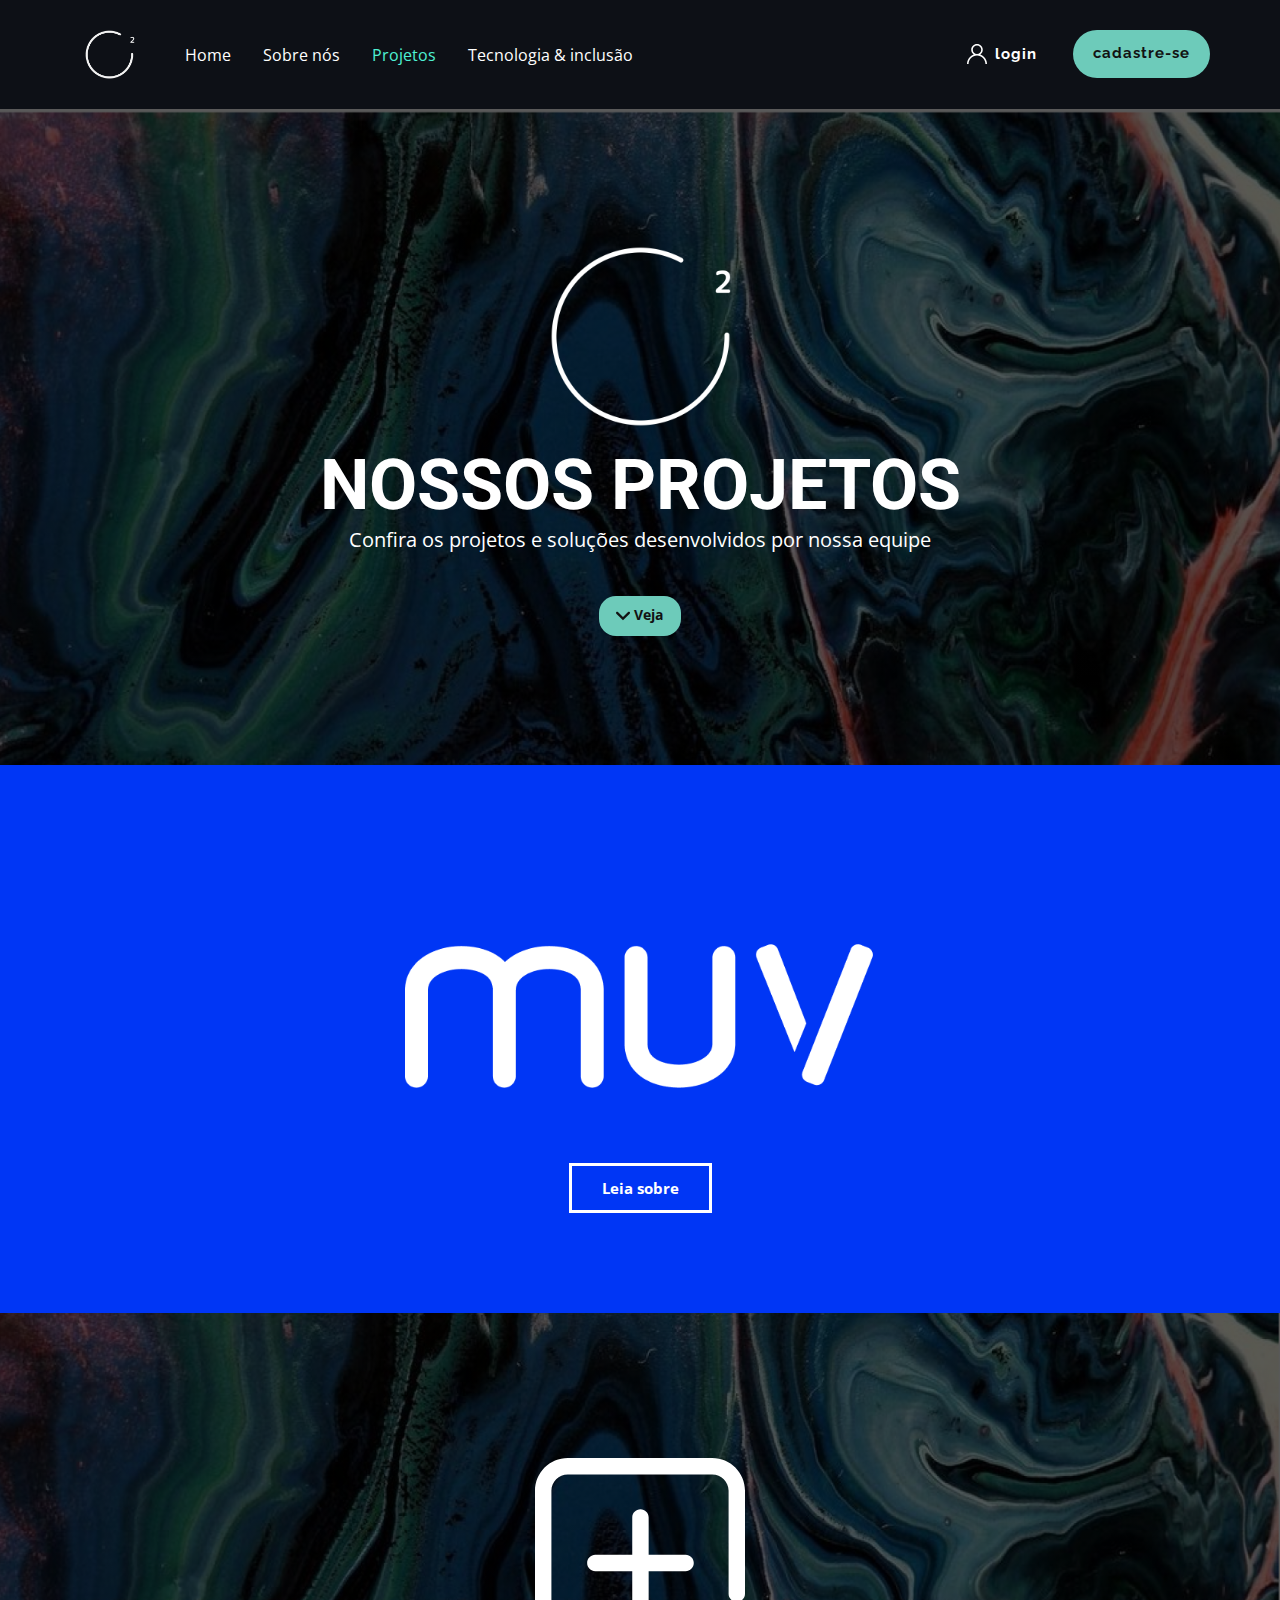
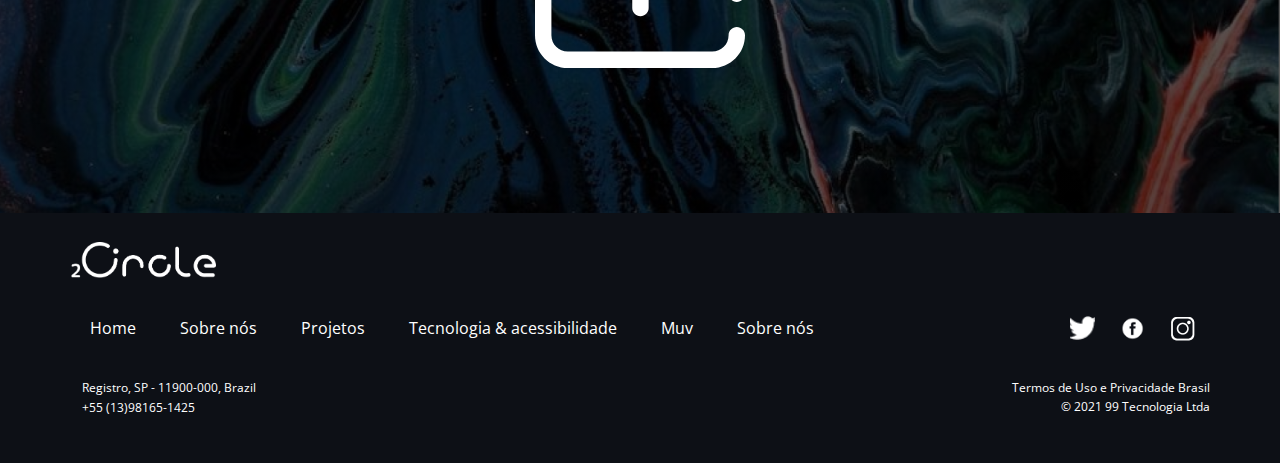
<file: Projetos.html>
<!DOCTYPE html>
<html style="font-size: 16px;">

<head>
    <meta name="viewport" content="width=device-width, initial-scale=1.0">
    <meta charset="utf-8">
    <meta name="keywords" content="Nossos projetos">
    <meta name="description" content="">
    <meta name="page_type" content="np-template-header-footer-from-plugin">

    <title>Projetos</title>

    <link rel="stylesheet" href="nicepage.css" media="screen">
    <link rel="stylesheet" href="css/Projetos.css" media="screen">

    <script class="u-script" type="text/javascript" src="jquery.js" defer=""></script>
    <script class="u-script" type="text/javascript" src="nicepage.js" defer=""></script>
    <meta name="generator" content="Nicepage 3.26.0, nicepage.com">
    <link id="u-theme-google-font" rel="stylesheet" href="https://fonts.googleapis.com/css?family=Roboto:100,100i,300,300i,400,400i,500,500i,700,700i,900,900i|Open+Sans:300,300i,400,400i,600,600i,700,700i,800,800i">
    <link id="u-page-google-font" rel="stylesheet" href="https://fonts.googleapis.com/css?family=Raleway:100,100i,200,200i,300,300i,400,400i,500,500i,600,600i,700,700i,800,800i,900,900i">




    <script type="application/ld+json">
        {
            "@context": "http://schema.org",
            "@type": "Organization",
            "name": "",
            "logo": "images/logo.png"
        }
    </script>
    <meta name="theme-color" content="#478ac9">
    <meta property="og:title" content="Projetos">
    <meta property="og:type" content="website">
</head>

<body class="u-body">
    <header class="u-clearfix u-custom-color-1 u-header u-header" id="sec-f12a">
        <div class="u-clearfix u-sheet u-sheet-1">
            <div class="u-container-style u-group u-group-1">
                <div class="u-container-layout">
                    <a href="#" class="u-border-none u-btn u-button-style u-custom-font u-font-raleway u-none u-text-body-alt-color u-btn-1">login</a><span class="u-icon u-icon-circle u-text-white u-icon-1"><svg class="u-svg-link" preserveAspectRatio="xMidYMin slice" viewBox="0 0 512 512" style=""><use xmlns:xlink="http://www.w3.org/1999/xlink" xlink:href="#svg-5be6"></use></svg><svg class="u-svg-content" viewBox="0 0 512 512" x="0px" y="0px" id="svg-5be6" style="enable-background:new 0 0 512 512;"><g><g><path d="M437.02,330.98c-27.883-27.882-61.071-48.523-97.281-61.018C378.521,243.251,404,198.548,404,148    C404,66.393,337.607,0,256,0S108,66.393,108,148c0,50.548,25.479,95.251,64.262,121.962    c-36.21,12.495-69.398,33.136-97.281,61.018C26.629,379.333,0,443.62,0,512h40c0-119.103,96.897-216,216-216s216,96.897,216,216    h40C512,443.62,485.371,379.333,437.02,330.98z M256,256c-59.551,0-108-48.448-108-108S196.449,40,256,40    c59.551,0,108,48.448,108,108S315.551,256,256,256z"></path>
</g>
</g></svg></span>
                </div>
            </div>
            <a href="#" class="u-border-none u-btn u-btn-round u-button-style u-custom-color-4 u-custom-font u-font-raleway u-hover-custom-color-5 u-radius-30 u-text-custom-color-3 u-btn-2">cadastre-se</a>
            <a href="index.html" class="u-image u-logo u-image-1" data-image-width="190" data-image-height="185">
                <img src="images/logo.png" class="u-logo-image u-logo-image-1">
            </a>
            <nav class="u-menu u-menu-dropdown u-menu-open-right u-offcanvas u-menu-1" data-responsive-from="MD">
                <div class="menu-collapse" style="font-size: 1rem; letter-spacing: 0px;">
                    <a class="u-button-style u-custom-left-right-menu-spacing u-custom-padding-bottom u-custom-text-active-color u-custom-text-color u-custom-text-hover-color u-custom-top-bottom-menu-spacing u-nav-link u-text-active-palette-1-base u-text-custom-color-4 u-text-hover-palette-2-base"
                        href="#" style="font-size: calc(1em + 8px);">
                        <svg><use xmlns:xlink="http://www.w3.org/1999/xlink" xlink:href="#menu-hamburger"></use></svg>
                        <svg version="1.1" xmlns="http://www.w3.org/2000/svg" xmlns:xlink="http://www.w3.org/1999/xlink"><defs><symbol id="menu-hamburger" viewBox="0 0 16 16" style="width: 16px; height: 16px;"><rect y="1" width="16" height="2"></rect><rect y="7" width="16" height="2"></rect><rect y="13" width="16" height="2"></rect>
</symbol>
</defs></svg>
                    </a>
                </div>
                <div class="u-custom-menu u-nav-container">
                    <ul class="u-nav u-unstyled u-nav-1">
                        <li class="u-nav-item"><a class="u-button-style u-nav-link u-text-active-custom-color-2 u-text-hover-custom-color-2" href="index.html" style="padding: 10px 14px;">Home</a>
                        </li>
                        <li class="u-nav-item"><a class="u-button-style u-nav-link u-text-active-custom-color-2 u-text-hover-custom-color-2" href="Sobre-nos.html" style="padding: 10px 14px;">Sobre nós</a>
                        </li>
                        <li class="u-nav-item"><a class="u-button-style u-nav-link u-text-active-custom-color-2 u-text-hover-custom-color-2" href="Projetos.html" style="padding: 10px 14px;">Projetos</a>
                        </li>

                        <li class="u-nav-item"><a class="u-button-style u-nav-link u-text-active-custom-color-2 u-text-hover-custom-color-2" style="padding: 10px 14px;" href="Tecnologia-e-inclusao.html">Tecnologia &amp; inclusão</a>
                        </li>
                    </ul>
                </div>
                <div class="u-custom-menu u-nav-container-collapse">
                    <div class="u-black u-container-style u-inner-container-layout u-opacity u-opacity-95 u-sidenav">
                        <div class="u-inner-container-layout u-sidenav-overflow">
                            <div class="u-menu-close"></div>
                            <ul class="u-align-center u-nav u-popupmenu-items u-unstyled u-nav-2">
                                <li class="u-nav-item"><a class="u-button-style u-nav-link" href="index.html" style="padding: 10px 14px;">Home</a>
                                </li>
                                <li class="u-nav-item"><a class="u-button-style u-nav-link" href="Sobre-nos.html" style="padding: 10px 14px;">Sobre nós</a>
                                </li>
                                <li class="u-nav-item"><a class="u-button-style u-nav-link" href="Projetos.html" style="padding: 10px 14px;">Projetos</a>
                                </li>

                                <li class="u-nav-item"><a class="u-button-style u-nav-link" style="padding: 10px 14px;">Tecnologia &amp; inclusão</a>
                                </li>
                            </ul>
                        </div>
                    </div>
                    <div class="u-black u-menu-overlay u-opacity u-opacity-50"></div>
                </div>
            </nav>
        </div>
    </header>
    <section class="u-align-center u-clearfix u-image u-shading u-section-1" src="" id="sec-7f21" data-image-width="1440" data-image-height="710">
        <div class="u-clearfix u-sheet u-sheet-1">
            <img class="u-image u-image-default u-preserve-proportions u-image-1" src="images/logo_grande.png" alt="" data-image-width="952" data-image-height="952">
            <h1 class="u-text u-text-default u-title u-text-1">Nossos projetos</h1>
            <p class="u-large-text u-text u-text-default u-text-variant u-text-2">Confira os projetos e soluções desenvolvidos por nossa equipe</p>
            <a href="#sec-6766" class="u-border-none u-btn u-btn-round u-button-style u-custom-color-4 u-hover-white u-radius-17 u-text-custom-color-3 u-btn-1"><span class="u-icon"><svg class="u-svg-content" viewBox="0 0 30.727 30.727" x="0px" y="0px" style="width: 1em; height: 1em;"><path d="M29.994,10.183L15.363,24.812L0.733,10.184c-0.977-0.978-0.977-2.561,0-3.536c0.977-0.977,2.559-0.976,3.536,0   l11.095,11.093L26.461,6.647c0.977-0.976,2.559-0.976,3.535,0C30.971,7.624,30.971,9.206,29.994,10.183z"></path></svg><img></span>&nbsp;Veja
        </a>
        </div>
    </section>
    <section class="u-clearfix u-custom-color-15 u-section-2" id="sec-6766">
        <div class="u-clearfix u-sheet u-sheet-1">
            <div class="u-container-style u-group u-image u-image-1" data-image-width="615" data-image-height="191">
                <div class="u-container-layout u-container-layout-1"></div>
            </div>
            <a href="#" class="u-border-3 u-border-hover-white u-border-white u-btn u-button-style u-none u-radius-0 u-text-hover-white u-text-white u-btn-1">Leia sobre</a>
        </div>
    </section>
    <section class="u-clearfix u-image u-shading u-section-3" id="sec-d2c3" data-image-width="1440" data-image-height="710">
        <div class="u-align-left u-clearfix u-sheet u-valign-middle u-sheet-1"><span class="u-icon u-icon-circle u-text-white u-icon-1"><svg class="u-svg-link" preserveAspectRatio="xMidYMin slice" viewBox="0 0 512 512" style=""><use xmlns:xlink="http://www.w3.org/1999/xlink" xlink:href="#svg-bd17"></use></svg><svg class="u-svg-content" viewBox="0 0 512 512" id="svg-bd17"><path d="m237.102 366v-90.018h-90c-11.046 0-20-8.954-20-20s8.954-20 20-20h90v-90.982c0-11.046 8.954-20 20-20s20 8.954 20 20v90.982h90c11.046 0 20 8.954 20 20s-8.954 20-20 20h-90v90.018c0 11.046-8.954 20-20 20s-20-8.954-20-20zm254.898-15c11.046 0 20-8.954 20-20v-251c0-44.112-35.888-80-80-80h-352c-44.112 0-80 35.888-80 80v352c0 44.112 35.888 80 80 80h352c44.112 0 80-35.888 80-80 0-11.046-8.954-20-20-20s-20 8.954-20 20c0 22.056-17.944 40-40 40h-352c-22.056 0-40-17.944-40-40v-352c0-22.056 17.944-40 40-40h352c22.056 0 40 17.944 40 40v251c0 11.046 8.954 20 20 20z"></path></svg></span>
        </div>
    </section>


    <footer class="u-clearfix u-custom-color-1 u-footer" id="sec-fb60">
        <div class="u-clearfix u-sheet u-sheet-1">
            <a href="https://nicepage.com" class="u-image u-logo u-image-1" data-image-width="401" data-image-height="99">
                <img src="images/2circle_logotipo.png" class="u-logo-image u-logo-image-1">
            </a>
            <nav class="u-menu u-menu-dropdown u-offcanvas u-menu-1">
                <div class="menu-collapse">
                    <a class="u-button-style u-nav-link" href="#">
                        <svg><use xmlns:xlink="http://www.w3.org/1999/xlink" xlink:href="#menu-hamburger"></use></svg>
                        <svg version="1.1" xmlns="http://www.w3.org/2000/svg" xmlns:xlink="http://www.w3.org/1999/xlink"><defs><symbol id="menu-hamburger" viewBox="0 0 16 16" style="width: 16px; height: 16px;"><rect y="1" width="16" height="2"></rect><rect y="7" width="16" height="2"></rect><rect y="13" width="16" height="2"></rect>
</symbol>
</defs></svg>
                    </a>
                </div>
                <div class="u-custom-menu u-nav-container">
                    <ul class="u-nav u-unstyled">
                        <li class="u-nav-item"><a class="u-button-style u-nav-link" href="Page-1.html" style="padding: 36px 20px;">Home</a>
                        </li>
                        <li class="u-nav-item"><a class="u-button-style u-nav-link" style="padding: 36px 20px;">Sobre nós</a>
                        </li>
                        <li class="u-nav-item"><a class="u-button-style u-nav-link" style="padding: 36px 20px;">Projetos</a>
                        </li>

                        <li class="u-nav-item"><a class="u-button-style u-nav-link" style="padding: 36px 20px;">Tecnologia &amp; acessibilidade</a>
                        </li>
                        <li class="u-nav-item"><a class="u-button-style u-nav-link" style="padding: 36px 20px;">Muv</a>
                        </li>
                        <li class="u-nav-item"><a class="u-button-style u-nav-link" href="Sobre-nos.html" style="padding: 36px 20px;">Sobre nós</a>
                        </li>
                    </ul>
                </div>
                <div class="u-custom-menu u-nav-container-collapse">
                    <div class="u-black u-container-style u-inner-container-layout u-opacity u-opacity-95 u-sidenav">
                        <div class="u-inner-container-layout u-sidenav-overflow">
                            <div class="u-menu-close"></div>
                            <ul class="u-align-center u-nav u-popupmenu-items u-unstyled u-nav-2">
                                <li class="u-nav-item"><a class="u-button-style u-nav-link" href="index.html" style="padding: 36px 20px;">Home</a>
                                </li>
                                <li class="u-nav-item"><a class="u-button-style u-nav-link" style="padding: 36px 20px;" href="Sobre-nos.html">Sobre nós</a>
                                </li>
                                <li class="u-nav-item"><a class="u-button-style u-nav-link" style="padding: 36px 20px;" href="Projetos.html">Projetos</a>
                                </li>

                                <li class="u-nav-item"><a class="u-button-style u-nav-link" style="padding: 36px 20px;" href="Tecnologia-e-inclusao.html">Tecnologia &amp;
                  acessibilidade</a>
                                </li>
                                <li class="u-nav-item"><a class="u-button-style u-nav-link" style="padding: 36px 20px;">Muv</a>
                                </li>
                            </ul>
                        </div>
                    </div>
                    <div class="u-black u-menu-overlay u-opacity u-opacity-70"></div>
                </div>
            </nav>
            <div class="u-list u-list-1">
                <div class="u-repeater u-repeater-1">
                    <div class="u-container-style u-custom-item u-list-item u-repeater-item">
                        <div class="u-container-layout u-similar-container u-container-layout-1">
                            <img class="u-image u-image-default u-preserve-proportions u-image-2" src="images/twitter.png" alt="" data-image-width="30" data-image-height="23">
                        </div>
                    </div>
                    <div class="u-container-style u-custom-item u-list-item u-repeater-item">
                        <div class="u-container-layout u-similar-container u-container-layout-2">
                            <img class="u-image u-image-default u-preserve-proportions u-image-3" src="images/fb.png" alt="" data-image-width="30" data-image-height="30">
                        </div>
                    </div>
                    <div class="u-container-style u-custom-item u-list-item u-repeater-item">
                        <div class="u-container-layout u-similar-container u-container-layout-3">
                            <img class="u-image u-image-default u-preserve-proportions u-image-4" src="images/insta.png" alt="" data-image-width="25" data-image-height="25">
                        </div>
                    </div>
                </div>
            </div>
            <p class="u-align-right u-text u-text-default u-text-1"> Termos de Uso e Privacidade Brasil <br>© 2021 99 Tecnologia Ltda
            </p>
            <p class="u-align-left u-text u-text-default u-text-2">Registro, SP - 11900-000, Brazil<br>+55 (13)98165-1425&nbsp;
            </p>
        </div>
    </footer>

</body>

</html>
</file>
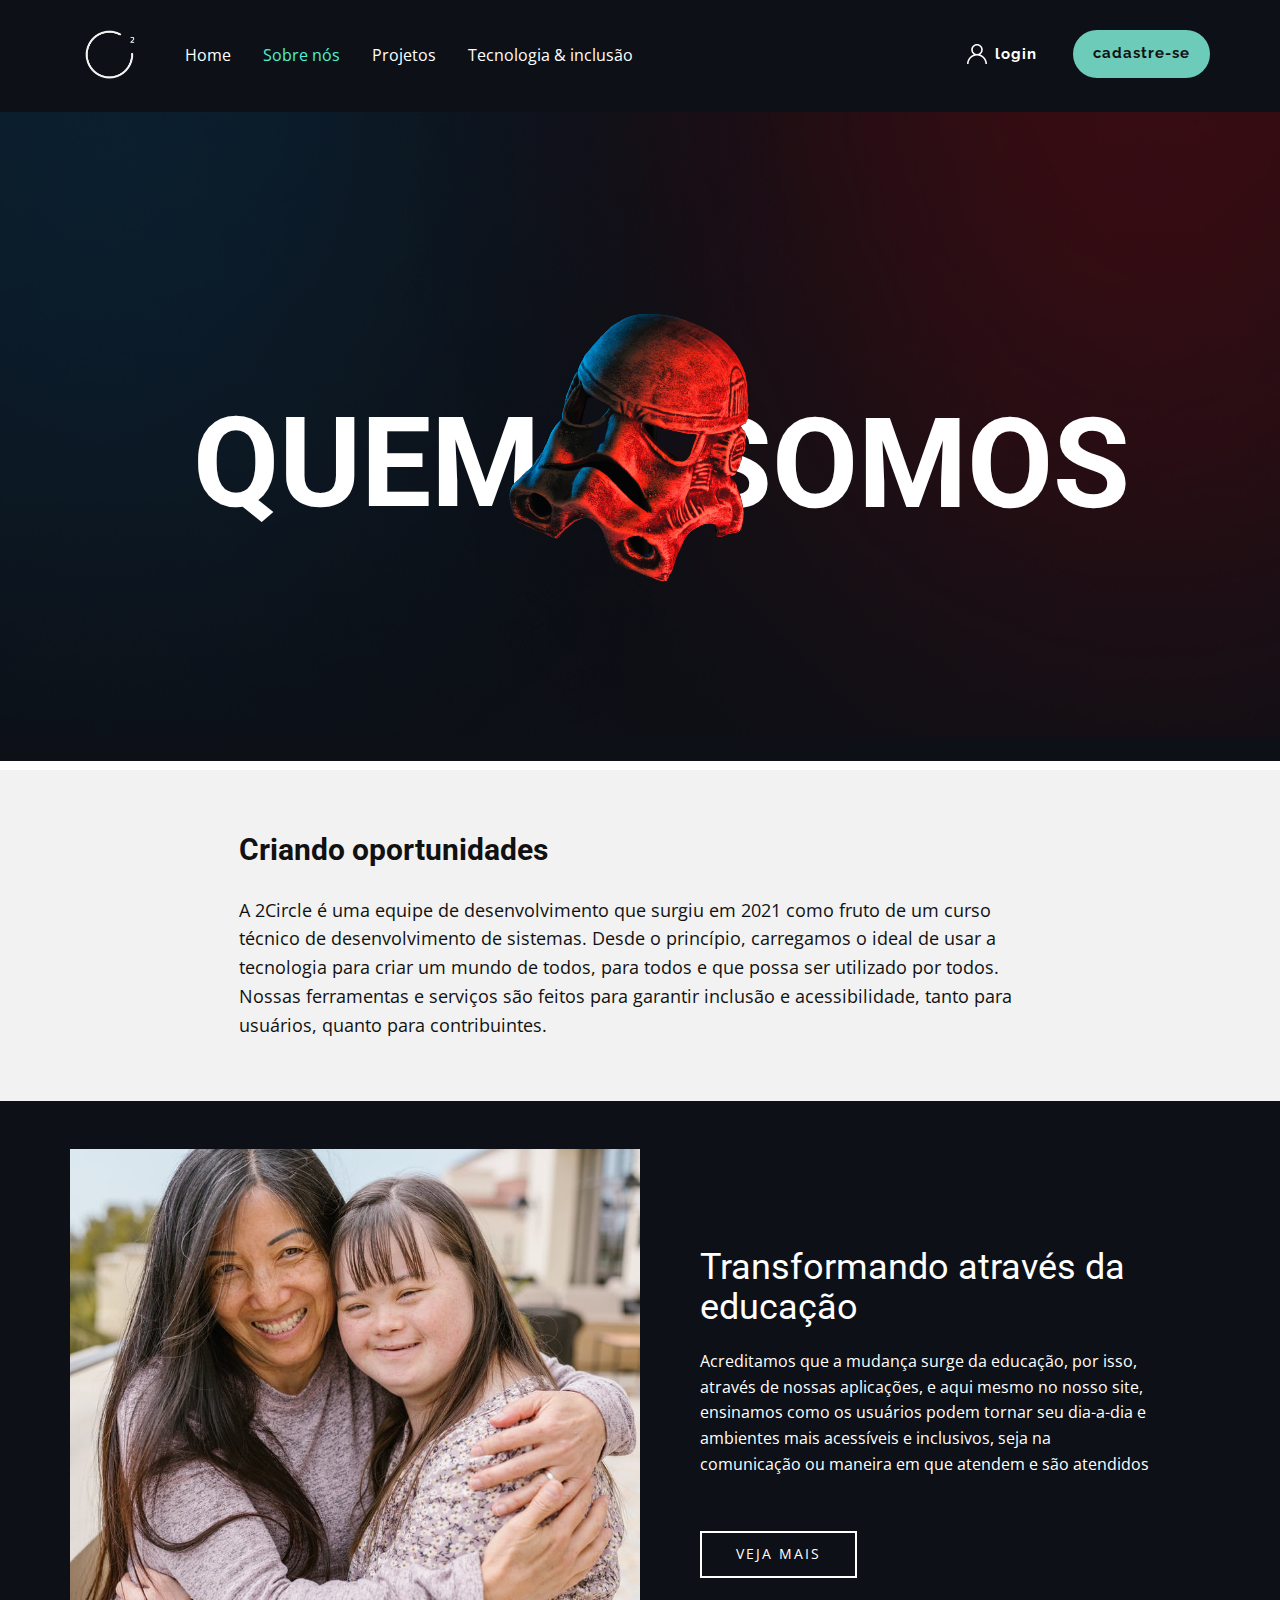
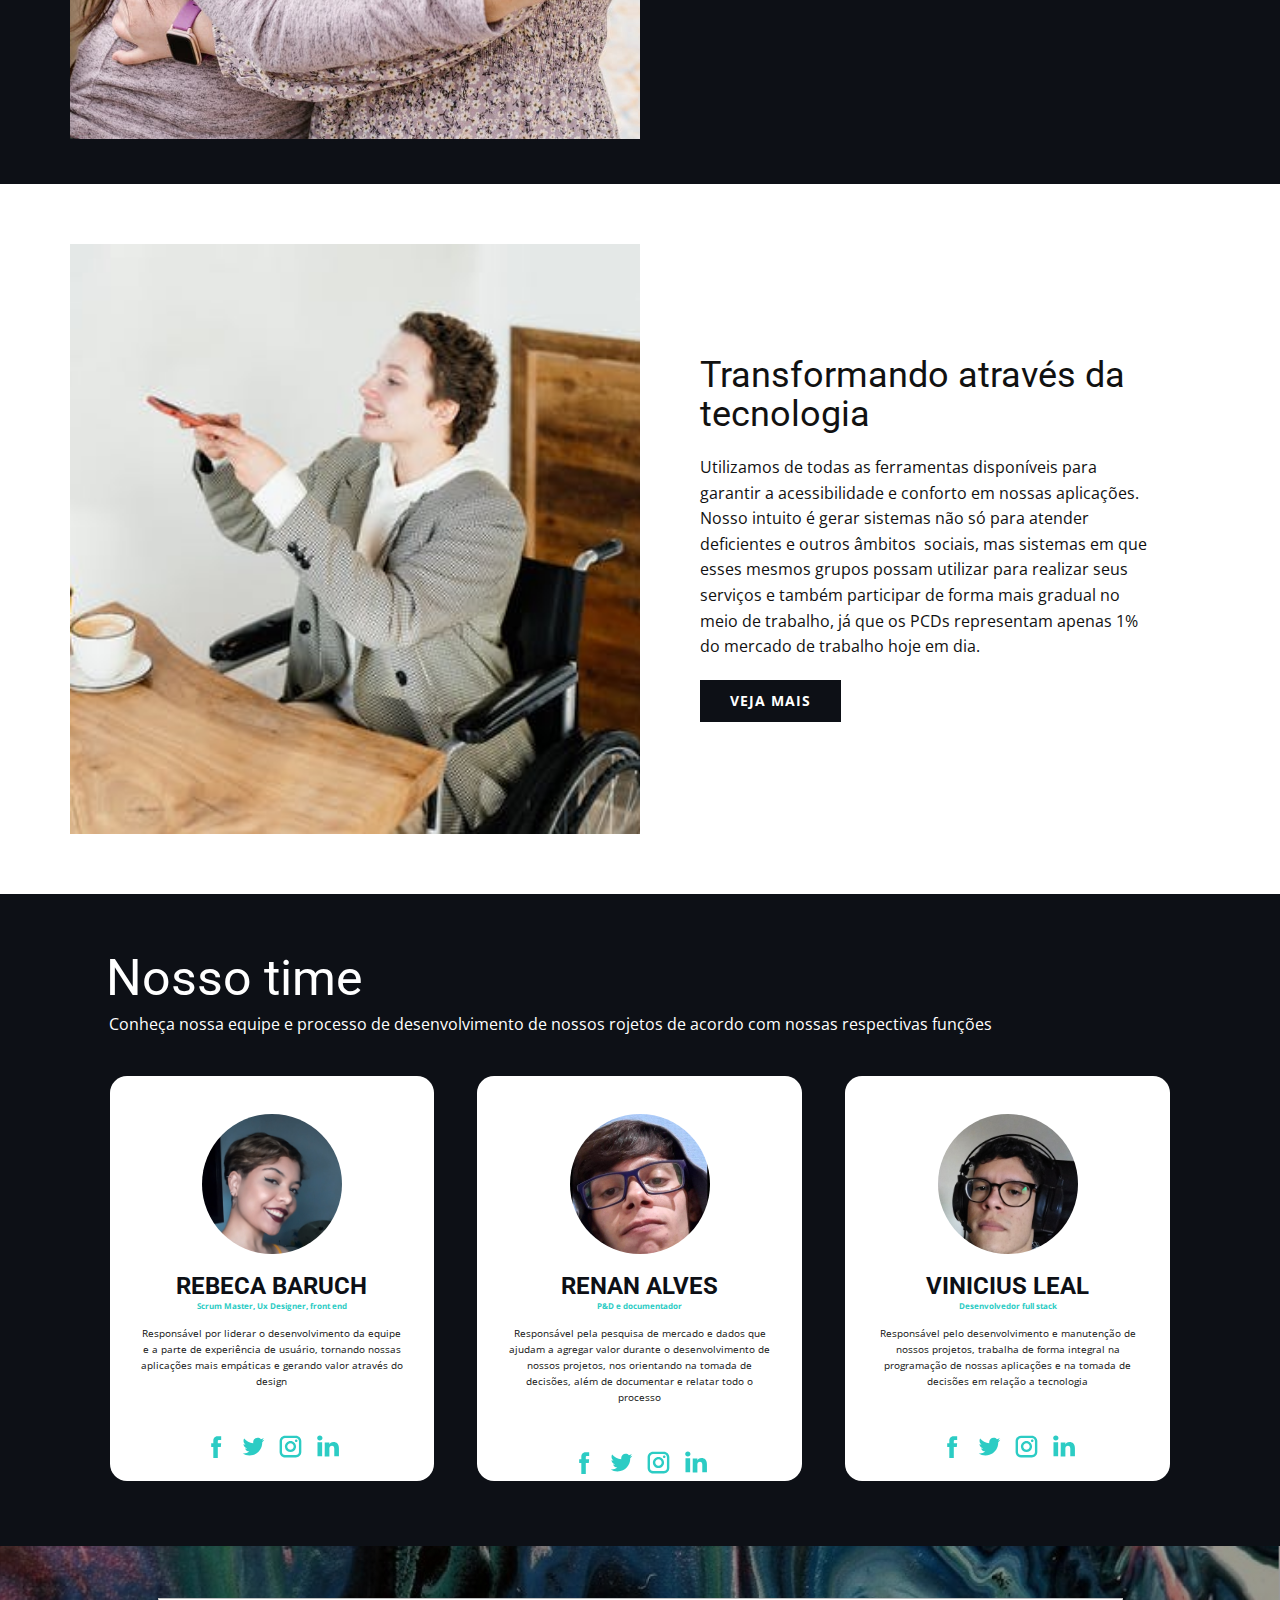
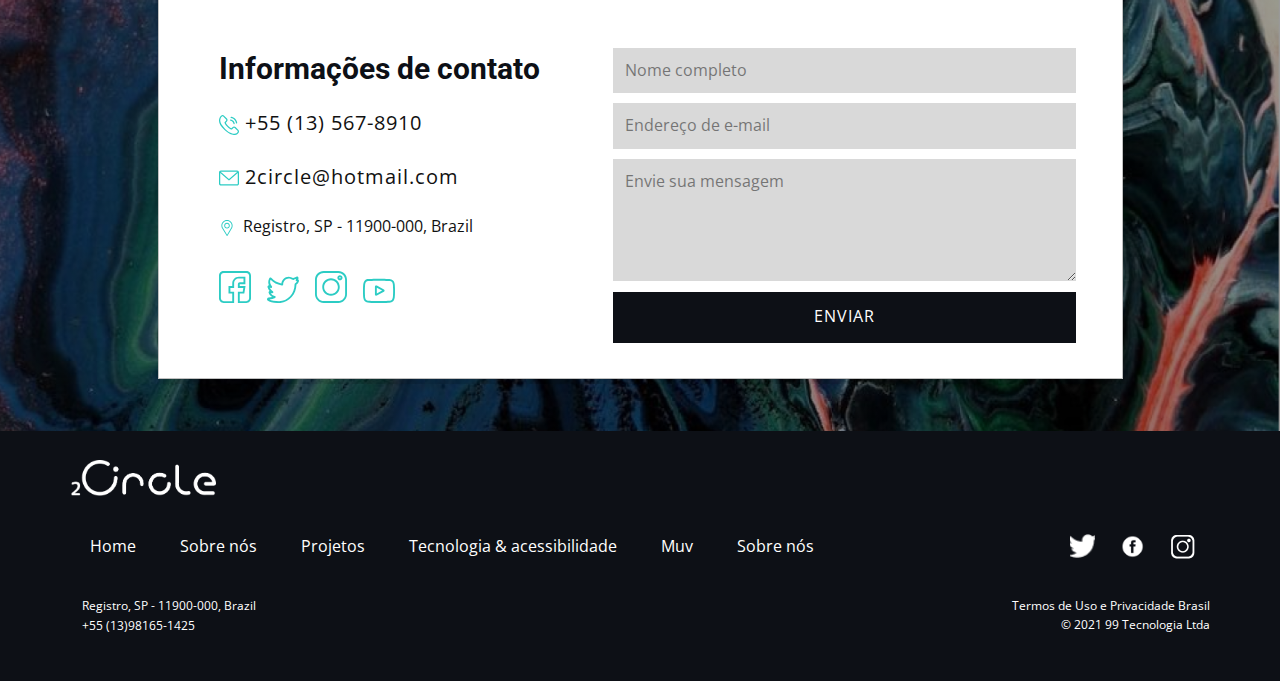
<file: Sobre-nos.html>
<!DOCTYPE html>
<html style="font-size: 16px;">

<head>
    <meta name="viewport" content="width=device-width, initial-scale=1.0">
    <meta charset="utf-8">
    <meta name="keywords" content="QUEM, SOMOS, Transformando através da educação, Transformando através da tecnologia, Nosso time">
    <meta name="description" content="">
    <meta name="page_type" content="np-template-header-footer-from-plugin">

    <title>Sobre nós</title>

    <link rel="stylesheet" href="nicepage.css" media="screen">
    <link rel="stylesheet" href="css/Sobre-nos.css" media="screen">

    <script class="u-script" type="text/javascript" src="jquery.js" defer=""></script>
    <script class="u-script" type="text/javascript" src="nicepage.js" defer=""></script>
    <meta name="generator" content="Nicepage 3.26.0, nicepage.com">
    <link id="u-theme-google-font" rel="stylesheet" href="https://fonts.googleapis.com/css?family=Roboto:100,100i,300,300i,400,400i,500,500i,700,700i,900,900i|Open+Sans:300,300i,400,400i,600,600i,700,700i,800,800i">
    <link id="u-page-google-font" rel="stylesheet" href="https://fonts.googleapis.com/css?family=Roboto:100,100i,300,300i,400,400i,500,500i,700,700i,900,900i|Raleway:100,100i,200,200i,300,300i,400,400i,500,500i,600,600i,700,700i,800,800i,900,900i">







    <script type="application/ld+json">
        {
            "@context": "http://schema.org",
            "@type": "Organization",
            "name": "",
            "logo": "images/logo.png"
        }
    </script>
    <meta name="theme-color" content="#478ac9">
    <meta property="og:title" content="Sobre nós">
    <meta property="og:type" content="website">
</head>

<body class="u-body">
    <header class="u-clearfix u-custom-color-1 u-header u-header" id="sec-f12a">
        <div class="u-clearfix u-sheet u-sheet-1">
            <div class="u-container-style u-group u-group-1">
                <div class="u-container-layout">
                    <a href="#" class="u-border-none u-btn u-button-style u-custom-font u-font-raleway u-none u-text-body-alt-color u-btn-1">login</a><span class="u-icon u-icon-circle u-text-white u-icon-1"><svg class="u-svg-link"
              preserveAspectRatio="xMidYMin slice" viewBox="0 0 512 512" style="">
              <use xmlns:xlink="http://www.w3.org/1999/xlink" xlink:href="#svg-5be6"></use>
            </svg><svg class="u-svg-content" viewBox="0 0 512 512" x="0px" y="0px" id="svg-5be6"
              style="enable-background:new 0 0 512 512;">
              <g>
                <g>
                  <path
                    d="M437.02,330.98c-27.883-27.882-61.071-48.523-97.281-61.018C378.521,243.251,404,198.548,404,148    C404,66.393,337.607,0,256,0S108,66.393,108,148c0,50.548,25.479,95.251,64.262,121.962    c-36.21,12.495-69.398,33.136-97.281,61.018C26.629,379.333,0,443.62,0,512h40c0-119.103,96.897-216,216-216s216,96.897,216,216    h40C512,443.62,485.371,379.333,437.02,330.98z M256,256c-59.551,0-108-48.448-108-108S196.449,40,256,40    c59.551,0,108,48.448,108,108S315.551,256,256,256z">
                  </path>
                </g>
              </g>
            </svg></span>
                </div>
            </div>
            <a href="#" class="u-border-none u-btn u-btn-round u-button-style u-custom-color-4 u-custom-font u-font-raleway u-hover-custom-color-5 u-radius-30 u-text-custom-color-3 u-btn-2">cadastre-se</a>
            <a href="index.html" class="u-image u-logo u-image-1" data-image-width="190" data-image-height="185">
                <img src="images/logo.png" class="u-logo-image u-logo-image-1">
            </a>
            <nav class="u-menu u-menu-dropdown u-menu-open-right u-offcanvas u-menu-1" data-responsive-from="MD">
                <div class="menu-collapse" style="font-size: 1rem; letter-spacing: 0px;">
                    <a class="u-button-style u-custom-left-right-menu-spacing u-custom-padding-bottom u-custom-text-active-color u-custom-text-color u-custom-text-hover-color u-custom-top-bottom-menu-spacing u-nav-link u-text-active-palette-1-base u-text-custom-color-4 u-text-hover-palette-2-base"
                        href="#" style="font-size: calc(1em + 8px);">
                        <svg>
              <use xmlns:xlink="http://www.w3.org/1999/xlink" xlink:href="#menu-hamburger"></use>
            </svg>
                        <svg version="1.1" xmlns="http://www.w3.org/2000/svg" xmlns:xlink="http://www.w3.org/1999/xlink">
              <defs>
                <symbol id="menu-hamburger" viewBox="0 0 16 16" style="width: 16px; height: 16px;">
                  <rect y="1" width="16" height="2"></rect>
                  <rect y="7" width="16" height="2"></rect>
                  <rect y="13" width="16" height="2"></rect>
                </symbol>
              </defs>
            </svg>
                    </a>
                </div>
                <div class="u-custom-menu u-nav-container">
                    <ul class="u-nav u-unstyled u-nav-1">
                        <li class="u-nav-item"><a class="u-button-style u-nav-link u-text-active-custom-color-2 u-text-hover-custom-color-2" href="index.html" style="padding: 10px 14px;">Home</a>
                        </li>
                        <li class="u-nav-item"><a class="u-button-style u-nav-link u-text-active-custom-color-2 u-text-hover-custom-color-2" href="Sobre-nós.html" style="padding: 10px 14px;">Sobre nós</a>
                        </li>
                        <li class="u-nav-item"><a class="u-button-style u-nav-link u-text-active-custom-color-2 u-text-hover-custom-color-2" href="Projetos.html" style="padding: 10px 14px;">Projetos</a>
                        </li>

                        <li class="u-nav-item">
                            <a class="u-button-style u-nav-link u-text-active-custom-color-2 u-text-hover-custom-color-2" style="padding: 10px 14px;" href="Tecnologia-e-inclusao.html">
                Tecnologia &amp; inclusão
              </a>
                        </li>
                    </ul>
                </div>
                <div class="u-custom-menu u-nav-container-collapse">
                    <div class="u-black u-container-style u-inner-container-layout u-opacity u-opacity-95 u-sidenav">
                        <div class="u-inner-container-layout u-sidenav-overflow">
                            <div class="u-menu-close"></div>
                            <ul class="u-align-center u-nav u-popupmenu-items u-unstyled u-nav-2">
                                <li class="u-nav-item"><a class="u-button-style u-nav-link" href="index.html" style="padding: 10px 14px;">Home</a>
                                </li>
                                <li class="u-nav-item"><a class="u-button-style u-nav-link" href="Sobre-nós.html" style="padding: 10px 14px;">Sobre nós</a>
                                </li>
                                <li class="u-nav-item"><a class="u-button-style u-nav-link" href="Projetos.html" style="padding: 10px 14px;">Projetos</a>
                                </li>

                                <li class="u-nav-item"><a class="u-button-style u-nav-link" style="padding: 10px 14px;">Tecnologia &amp;
                    inclusão</a>
                                </li>
                            </ul>
                        </div>
                    </div>
                    <div class="u-black u-menu-overlay u-opacity u-opacity-50"></div>
                </div>
            </nav>
        </div>
    </header>
    <section class="u-clearfix u-section-1" id="sec-3269">
        <div class="u-align-left u-container-style u-custom-color-1 u-expanded-width u-group u-group-1">
            <div class="u-container-layout u-container-layout-1">
                <img class="u-image u-image-default u-image-1" src="images/blur_vermelho1.png" alt="" data-image-width="957" data-image-height="1366">
                <img class="u-image u-image-default u-image-2" src="images/blur_azul_esquerda.png" alt="" data-image-width="950" data-image-height="1344">
                <h1 class="u-text u-text-default u-text-white u-text-1">QUEM</h1>
                <h1 class="u-text u-text-default u-text-white u-text-2">SOMOS</h1>
                <img class="u-image u-image-default u-image-3" src="images/storm-trooper-removebg-preview.png" alt="" data-image-width="433" data-image-height="577">
            </div>
        </div>
    </section>
    <section class="u-clearfix u-grey-5 u-section-2" id="sec-9860">
        <div class="u-clearfix u-sheet u-valign-middle u-sheet-1">
            <h3 class="u-text u-text-1">Criando oportunidades</h3>
            <p class="u-text u-text-2">A 2Circle é uma equipe de desenvolvimento que surgiu em 2021 como fruto de um curso técnico de desenvolvimento de sistemas. Desde o princípio, carregamos o ideal de usar a tecnologia para criar um mundo de todos, para todos e que possa ser
                utilizado por todos. Nossas ferramentas e serviços são feitos para garantir inclusão e acessibilidade, tanto para usuários, quanto para contribuintes.&nbsp;</p>
        </div>
    </section>
    <section class="u-align-center u-clearfix u-custom-color-1 u-section-3" id="sec-a093">
        <div class="u-clearfix u-sheet u-sheet-1">
            <div class="u-clearfix u-expanded-width u-gutter-0 u-layout-wrap u-layout-wrap-1">
                <div class="u-layout" style="">
                    <div class="u-layout-row" style="">
                        <div class="u-align-left u-container-style u-image u-layout-cell u-left-cell u-size-30 u-size-xs-60 u-image-1" src="" data-image-width="867" data-image-height="1300">
                            <div class="u-container-layout u-valign-middle u-container-layout-1" src=""></div>
                        </div>
                        <div class="u-align-left u-container-style u-custom-color-1 u-layout-cell u-right-cell u-size-30 u-size-xs-60 u-layout-cell-2">
                            <div class="u-container-layout u-container-layout-2">
                                <h2 class="u-text u-text-1">Transformando através da educação</h2>
                                <p class="u-text u-text-2">Acreditamos que a mudança surge da educação, por isso, através de nossas aplicações, e aqui mesmo no nosso site, ensinamos como os usuários podem tornar seu dia-a-dia e ambientes mais acessíveis e inclusivos, seja na comunicação
                                    ou maneira em que atendem e são atendidos
                                </p>
                                <a href="Tecnologia-e-inclusão.html" class="u-border-2 u-border-hover-custom-color-2 u-border-white u-btn u-button-style u-none u-btn-1">veja
                  mais</a>
                            </div>
                        </div>
                    </div>
                </div>
            </div>
        </div>
    </section>
    <section class="u-align-center u-clearfix u-section-4" id="sec-7c20">
        <div class="u-clearfix u-sheet u-valign-middle u-sheet-1">
            <div class="u-clearfix u-expanded-width u-gutter-0 u-layout-wrap u-layout-wrap-1">
                <div class="u-layout" style="">
                    <div class="u-layout-row" style="">
                        <div class="u-align-left u-container-style u-image u-layout-cell u-left-cell u-size-30 u-size-xs-60 u-image-1" src="" data-image-width="500" data-image-height="333">
                            <div class="u-container-layout u-valign-middle u-container-layout-1" src=""></div>
                        </div>
                        <div class="u-align-left u-container-style u-layout-cell u-right-cell u-shape-rectangle u-size-30 u-size-xs-60 u-layout-cell-2">
                            <div class="u-container-layout u-valign-middle u-container-layout-2">
                                <h2 class="u-text u-text-default u-text-1">Transformando através da tecnologia</h2>
                                <p class="u-text u-text-2">Utilizamos de todas as ferramentas disponíveis para garantir a acessibilidade e conforto em nossas aplicações. Nosso intuito é gerar sistemas não só para atender deficientes e outros âmbitos&nbsp; sociais, mas sistemas
                                    em que esses mesmos grupos possam utilizar para realizar seus serviços e também participar de forma mais gradual no meio de trabalho, já que os PCDs representam apenas 1% do mercado de trabalho hoje em dia.
                                </p>
                                <a href="Tecnologia-e-inclusão.html" class="u-border-none u-btn u-button-style u-custom-color-1 u-hover-custom-color-4 u-btn-1">Veja
                  mais</a>
                            </div>
                        </div>
                    </div>
                </div>
            </div>
        </div>
    </section>
    <section class="u-align-center u-clearfix u-custom-color-1 u-section-5" id="carousel_50ef">
        <div class="u-clearfix u-sheet u-sheet-1">
            <h1 class="u-text u-text-1">Nosso time</h1>
            <p class="u-align-left u-text u-text-2">Conheça nossa equipe e processo de desenvolvimento de nossos rojetos de acordo com nossas respectivas funções</p>
            <div class="u-list u-list-1">
                <div class="u-repeater u-repeater-1">
                    <div class="u-container-style u-list-item u-radius-17 u-repeater-item u-shape-round u-white u-list-item-1">
                        <div class="u-container-layout u-similar-container u-container-layout-1">
                            <div class="u-align-center u-image u-image-circle u-preserve-proportions u-image-1" alt="" data-image-width="1200" data-image-height="1600"></div>
                            <h3 class="u-align-center u-text u-text-custom-color-1 u-text-3">Rebeca Baruch</h3>
                            <p class="u-align-center u-text u-text-palette-4-dark-1 u-text-4">Scrum Master, Ux Designer, front en​d
                            </p>
                            <p class="u-align-center u-text u-text-5">Responsável por liderar o desenvolvimento da equipe e a parte de experiência de usuário, tornando nossas aplicações mais empáticas e gerando valor através do design</p>
                            <div class="u-social-icons u-spacing-10 u-social-icons-1">
                                <a class="u-social-url" target="_blank" href="https://www.facebook.com/rebecabaruch.gusmao.3/" title="link"><span
                    class="u-icon u-icon-circle u-social-facebook u-social-icon u-text-palette-4-dark-1 u-icon-1"><svg
                      class="u-svg-link" preserveAspectRatio="xMidYMin slice" viewBox="0 0 112 112" style="">
                      <use xmlns:xlink="http://www.w3.org/1999/xlink" xlink:href="#svg-ad72"></use>
                    </svg>

                    <svg x="0px" y="0px" viewBox="0 0 112 112" id="svg-ad72" class="u-svg-content">
                      <path
                        d="M75.5,28.8H65.4c-1.5,0-4,0.9-4,4.3v9.4h13.9l-1.5,15.8H61.4v45.1H42.8V58.3h-8.8V42.4h8.8V32.2 c0-7.4,3.4-18.8,18.8-18.8h13.8v15.4H75.5z">
                      </path>
                    </svg>
                  </span>
                </a>

                                <a class="u-social-url" target="_blank" href="https://twitter.com/twitterbrasil" title="link"><span
                    class="u-icon u-icon-circle u-social-icon u-social-twitter u-text-palette-4-dark-1 u-icon-2"><svg
                      class="u-svg-link" preserveAspectRatio="xMidYMin slice" viewBox="0 0 112 112" style="">
                      <use xmlns:xlink="http://www.w3.org/1999/xlink" xlink:href="#svg-f916"></use>
                    </svg>
                    <svg x="0px" y="0px" viewBox="0 0 112 112" id="svg-f916" class="u-svg-content">
                      <path
                        d="M92.2,38.2c0,0.8,0,1.6,0,2.3c0,24.3-18.6,52.4-52.6,52.4c-10.6,0.1-20.2-2.9-28.5-8.2 c1.4,0.2,2.9,0.2,4.4,0.2c8.7,0,16.7-2.9,23-7.9c-8.1-0.2-14.9-5.5-17.3-12.8c1.1,0.2,2.4,0.2,3.4,0.2c1.6,0,3.3-0.2,4.8-0.7 c-8.4-1.6-14.9-9.2-14.9-18c0-0.2,0-0.2,0-0.2c2.5,1.4,5.4,2.2,8.4,2.3c-5-3.3-8.3-8.9-8.3-15.4c0-3.4,1-6.5,2.5-9.2 c9.1,11.1,22.7,18.5,38,19.2c-0.2-1.4-0.4-2.8-0.4-4.3c0.1-10,8.3-18.2,18.5-18.2c5.4,0,10.1,2.2,13.5,5.7c4.3-0.8,8.1-2.3,11.7-4.5 c-1.4,4.3-4.3,7.9-8.1,10.1c3.7-0.4,7.3-1.4,10.6-2.9C98.9,32.3,95.7,35.5,92.2,38.2z">
                      </path>
                    </svg>
                  </span>
                </a>
                                <a class="u-social-url" target="_blank" href="https://www.instagram.com/becabaruch/?hl=pt-br" title="link"><span
                    class="u-icon u-icon-circle u-social-icon u-social-instagram u-text-palette-4-dark-1 u-icon-3"><svg
                      class="u-svg-link" preserveAspectRatio="xMidYMin slice" viewBox="0 0 112 112" style="">
                      <use xmlns:xlink="http://www.w3.org/1999/xlink" xlink:href="#svg-a0a0"></use>
                    </svg><svg x="0px" y="0px" viewBox="0 0 112 112" id="svg-a0a0" class="u-svg-content">
                      <path
                        d="M55.9,32.9c-12.8,0-23.2,10.4-23.2,23.2s10.4,23.2,23.2,23.2s23.2-10.4,23.2-23.2S68.7,32.9,55.9,32.9z M55.9,69.4c-7.4,0-13.3-6-13.3-13.3c-0.1-7.4,6-13.3,13.3-13.3s13.3,6,13.3,13.3C69.3,63.5,63.3,69.4,55.9,69.4z">
                      </path>
                      <path
                        d="M79.7,26.8c-3,0-5.4,2.5-5.4,5.4s2.5,5.4,5.4,5.4c3,0,5.4-2.5,5.4-5.4S82.7,26.8,79.7,26.8z">
                      </path>
                      <path
                        d="M78.2,11H33.5C21,11,10.8,21.3,10.8,33.7v44.7c0,12.6,10.2,22.8,22.7,22.8h44.7c12.6,0,22.7-10.2,22.7-22.7 V33.7C100.8,21.1,90.6,11,78.2,11z M91,78.4c0,7.1-5.8,12.8-12.8,12.8H33.5c-7.1,0-12.8-5.8-12.8-12.8V33.7 c0-7.1,5.8-12.8,12.8-12.8h44.7c7.1,0,12.8,5.8,12.8,12.8V78.4z">
                      </path>
                    </svg></span>
                </a>
                                <a class="u-social-url" target="_blank" href="https://www.linkedin.com/in/rebeca-baruch-gusm%C3%A3o-de-oliveira-33271b217/" title="link"><span
                    class="u-icon u-icon-circle u-social-icon u-social-linkedin u-text-palette-4-dark-1 u-icon-4"><svg
                      class="u-svg-link" preserveAspectRatio="xMidYMin slice" viewBox="0 0 112 112" style="">
                      <use xmlns:xlink="http://www.w3.org/1999/xlink" xlink:href="#svg-78e1"></use>
                    </svg><svg x="0px" y="0px" viewBox="0 0 112 112" id="svg-78e1" class="u-svg-content">
                      <path
                        d="M33.8,96.8H14.5v-58h19.3V96.8z M24.1,30.9L24.1,30.9c-6.6,0-10.8-4.5-10.8-10.1c0-5.8,4.3-10.1,10.9-10.1 S34.9,15,35.1,20.8C35.1,26.4,30.8,30.9,24.1,30.9z M103.3,96.8H84.1v-31c0-7.8-2.7-13.1-9.8-13.1c-5.3,0-8.5,3.6-9.9,7.1 c-0.6,1.3-0.6,3-0.6,4.8V97H44.5c0,0,0.3-52.6,0-58h19.3v8.2c2.6-3.9,7.2-9.6,17.4-9.6c12.7,0,22.2,8.4,22.2,26.1V96.8z">
                      </path>
                    </svg></span>
                </a>
                            </div>
                        </div>
                    </div>
                    <div class="u-align-center u-container-style u-list-item u-radius-17 u-repeater-item u-shape-round u-white u-list-item-2">
                        <div class="u-container-layout u-similar-container u-container-layout-2">
                            <div class="u-align-center u-image u-image-circle u-preserve-proportions u-image-2" alt="" data-image-width="1080" data-image-height="1249"></div>
                            <h3 class="u-align-center u-text u-text-custom-color-1 u-text-6">Renan alves</h3>
                            <p class="u-align-center u-text u-text-palette-4-dark-1 u-text-7">P&amp;D e documentador</p>
                            <p class="u-align-center u-text u-text-8">Responsável pela pesquisa de mercado e dados que ajudam a agregar valor durante o desenvolvimento de nossos projetos, nos orientando na tomada de decisões, além de documentar e relatar todo o processo</p>
                            <div class="u-social-icons u-spacing-10 u-social-icons-2">
                                <a class="u-social-url" target="_blank" href="https://www.facebook.com/?stype=lo&amp;jlou=AfdXCh4wN_B-oyjxFkpb0SrqVf9hV2rOPholzUq3RqA_IGg2XbKuvfsMYzsrkJOqJsi1SvZQVxq7SUX1quvGtENWg6cqi4_4TnlkKWKH1223kQ&amp;smuh=32371&amp;lh=Ac98ASCTns5mrkCVTK4" title="link"><span class="u-icon u-icon-circle u-social-facebook u-social-icon u-text-palette-4-dark-1 u-icon-5"><svg
                      class="u-svg-link" preserveAspectRatio="xMidYMin slice" viewBox="0 0 112 112" style="">
                      <use xmlns:xlink="http://www.w3.org/1999/xlink" xlink:href="#svg-ad72"></use>
                    </svg><svg x="0px" y="0px" viewBox="0 0 112 112" id="svg-ad72" class="u-svg-content">
                      <path
                        d="M75.5,28.8H65.4c-1.5,0-4,0.9-4,4.3v9.4h13.9l-1.5,15.8H61.4v45.1H42.8V58.3h-8.8V42.4h8.8V32.2 c0-7.4,3.4-18.8,18.8-18.8h13.8v15.4H75.5z">
                      </path>
                    </svg>
                  </span>

                                </a>
                                <a class="u-social-url" target="_blank" href="https://twitter.com/twitterbrasil" title="link"><span
                    class="u-icon u-icon-circle u-social-icon u-social-twitter u-text-palette-4-dark-1 u-icon-6"><svg
                      class="u-svg-link" preserveAspectRatio="xMidYMin slice" viewBox="0 0 112 112" style="">
                      <use xmlns:xlink="http://www.w3.org/1999/xlink" xlink:href="#svg-f916"></use>
                    </svg><svg x="0px" y="0px" viewBox="0 0 112 112" id="svg-f916" class="u-svg-content">
                      <path
                        d="M92.2,38.2c0,0.8,0,1.6,0,2.3c0,24.3-18.6,52.4-52.6,52.4c-10.6,0.1-20.2-2.9-28.5-8.2 c1.4,0.2,2.9,0.2,4.4,0.2c8.7,0,16.7-2.9,23-7.9c-8.1-0.2-14.9-5.5-17.3-12.8c1.1,0.2,2.4,0.2,3.4,0.2c1.6,0,3.3-0.2,4.8-0.7 c-8.4-1.6-14.9-9.2-14.9-18c0-0.2,0-0.2,0-0.2c2.5,1.4,5.4,2.2,8.4,2.3c-5-3.3-8.3-8.9-8.3-15.4c0-3.4,1-6.5,2.5-9.2 c9.1,11.1,22.7,18.5,38,19.2c-0.2-1.4-0.4-2.8-0.4-4.3c0.1-10,8.3-18.2,18.5-18.2c5.4,0,10.1,2.2,13.5,5.7c4.3-0.8,8.1-2.3,11.7-4.5 c-1.4,4.3-4.3,7.9-8.1,10.1c3.7-0.4,7.3-1.4,10.6-2.9C98.9,32.3,95.7,35.5,92.2,38.2z">
                      </path>
                    </svg></span>
                </a>
                                <a class="u-social-url" target="_blank" href="https://www.instagram.com/nan_alves36/" title="link"><span
                    class="u-icon u-icon-circle u-social-icon u-social-instagram u-text-palette-4-dark-1 u-icon-7"><svg
                      class="u-svg-link" preserveAspectRatio="xMidYMin slice" viewBox="0 0 112 112" style="">
                      <use xmlns:xlink="http://www.w3.org/1999/xlink" xlink:href="#svg-a0a0"></use>
                    </svg><svg x="0px" y="0px" viewBox="0 0 112 112" id="svg-a0a0" class="u-svg-content">
                      <path
                        d="M55.9,32.9c-12.8,0-23.2,10.4-23.2,23.2s10.4,23.2,23.2,23.2s23.2-10.4,23.2-23.2S68.7,32.9,55.9,32.9z M55.9,69.4c-7.4,0-13.3-6-13.3-13.3c-0.1-7.4,6-13.3,13.3-13.3s13.3,6,13.3,13.3C69.3,63.5,63.3,69.4,55.9,69.4z">
                      </path>
                      <path
                        d="M79.7,26.8c-3,0-5.4,2.5-5.4,5.4s2.5,5.4,5.4,5.4c3,0,5.4-2.5,5.4-5.4S82.7,26.8,79.7,26.8z">
                      </path>
                      <path
                        d="M78.2,11H33.5C21,11,10.8,21.3,10.8,33.7v44.7c0,12.6,10.2,22.8,22.7,22.8h44.7c12.6,0,22.7-10.2,22.7-22.7 V33.7C100.8,21.1,90.6,11,78.2,11z M91,78.4c0,7.1-5.8,12.8-12.8,12.8H33.5c-7.1,0-12.8-5.8-12.8-12.8V33.7 c0-7.1,5.8-12.8,12.8-12.8h44.7c7.1,0,12.8,5.8,12.8,12.8V78.4z">
                      </path>
                    </svg></span>
                </a>
                                <a class="u-social-url" target="_blank" href="https://www.linkedin.com/feed/" title="link"><span
                    class="u-icon u-icon-circle u-social-icon u-social-linkedin u-text-palette-4-dark-1 u-icon-8"><svg
                      class="u-svg-link" preserveAspectRatio="xMidYMin slice" viewBox="0 0 112 112" style="">
                      <use xmlns:xlink="http://www.w3.org/1999/xlink" xlink:href="#svg-78e1"></use>
                    </svg><svg x="0px" y="0px" viewBox="0 0 112 112" id="svg-78e1" class="u-svg-content">
                      <path
                        d="M33.8,96.8H14.5v-58h19.3V96.8z M24.1,30.9L24.1,30.9c-6.6,0-10.8-4.5-10.8-10.1c0-5.8,4.3-10.1,10.9-10.1 S34.9,15,35.1,20.8C35.1,26.4,30.8,30.9,24.1,30.9z M103.3,96.8H84.1v-31c0-7.8-2.7-13.1-9.8-13.1c-5.3,0-8.5,3.6-9.9,7.1 c-0.6,1.3-0.6,3-0.6,4.8V97H44.5c0,0,0.3-52.6,0-58h19.3v8.2c2.6-3.9,7.2-9.6,17.4-9.6c12.7,0,22.2,8.4,22.2,26.1V96.8z">
                      </path>
                    </svg></span>
                </a>
                            </div>
                        </div>
                    </div>
                    <div class="u-align-center u-container-style u-list-item u-radius-17 u-repeater-item u-shape-round u-white u-list-item-3">
                        <div class="u-container-layout u-similar-container u-container-layout-3">
                            <div class="u-align-center u-image u-image-circle u-preserve-proportions u-image-3" alt="" data-image-width="720" data-image-height="1280"></div>
                            <h3 class="u-align-center u-text u-text-custom-color-1 u-text-9">Vinicius leal</h3>
                            <p class="u-align-center u-text u-text-palette-4-dark-1 u-text-10">Desenvolvedor full stack</p>
                            <p class="u-align-center u-text u-text-11">Responsável pelo desenvolvimento e manutenção de nossos projetos, trabalha de forma integral na programação de nossas aplicações e na tomada de decisões em relação a tecnologia</p>
                            <div class="u-social-icons u-spacing-10 u-social-icons-3">
                                <a class="u-social-url" target="_blank" href="https://www.facebook.com/?stype=lo&amp;jlou=AfdXCh4wN_B-oyjxFkpb0SrqVf9hV2rOPholzUq3RqA_IGg2XbKuvfsMYzsrkJOqJsi1SvZQVxq7SUX1quvGtENWg6cqi4_4TnlkKWKH1223kQ&amp;smuh=32371&amp;lh=Ac98ASCTns5mrkCVTK4" title="link"><span class="u-icon u-icon-circle u-social-facebook u-social-icon u-text-palette-4-dark-1 u-icon-9"><svg
                      class="u-svg-link" preserveAspectRatio="xMidYMin slice" viewBox="0 0 112 112" style="">
                      <use xmlns:xlink="http://www.w3.org/1999/xlink" xlink:href="#svg-ad72"></use>
                    </svg><svg x="0px" y="0px" viewBox="0 0 112 112" id="svg-ad72" class="u-svg-content">
                      <path
                        d="M75.5,28.8H65.4c-1.5,0-4,0.9-4,4.3v9.4h13.9l-1.5,15.8H61.4v45.1H42.8V58.3h-8.8V42.4h8.8V32.2 c0-7.4,3.4-18.8,18.8-18.8h13.8v15.4H75.5z">
                      </path>
                    </svg></span>
                                </a>
                                <a class="u-social-url" target="_blank" href="https://twitter.com/twitterbrasil" title="link"><span
                    class="u-icon u-icon-circle u-social-icon u-social-twitter u-text-palette-4-dark-1 u-icon-10"><svg
                      class="u-svg-link" preserveAspectRatio="xMidYMin slice" viewBox="0 0 112 112" style="">
                      <use xmlns:xlink="http://www.w3.org/1999/xlink" xlink:href="#svg-f916"></use>
                    </svg><svg x="0px" y="0px" viewBox="0 0 112 112" id="svg-f916" class="u-svg-content">
                      <path
                        d="M92.2,38.2c0,0.8,0,1.6,0,2.3c0,24.3-18.6,52.4-52.6,52.4c-10.6,0.1-20.2-2.9-28.5-8.2 c1.4,0.2,2.9,0.2,4.4,0.2c8.7,0,16.7-2.9,23-7.9c-8.1-0.2-14.9-5.5-17.3-12.8c1.1,0.2,2.4,0.2,3.4,0.2c1.6,0,3.3-0.2,4.8-0.7 c-8.4-1.6-14.9-9.2-14.9-18c0-0.2,0-0.2,0-0.2c2.5,1.4,5.4,2.2,8.4,2.3c-5-3.3-8.3-8.9-8.3-15.4c0-3.4,1-6.5,2.5-9.2 c9.1,11.1,22.7,18.5,38,19.2c-0.2-1.4-0.4-2.8-0.4-4.3c0.1-10,8.3-18.2,18.5-18.2c5.4,0,10.1,2.2,13.5,5.7c4.3-0.8,8.1-2.3,11.7-4.5 c-1.4,4.3-4.3,7.9-8.1,10.1c3.7-0.4,7.3-1.4,10.6-2.9C98.9,32.3,95.7,35.5,92.2,38.2z">
                      </path>
                    </svg></span>
                </a>
                                <a class="u-social-url" target="_blank" href="https://www.instagram.com/leallealleal1/" title="link"><span
                    class="u-icon u-icon-circle u-social-icon u-social-instagram u-text-palette-4-dark-1 u-icon-11"><svg
                      class="u-svg-link" preserveAspectRatio="xMidYMin slice" viewBox="0 0 112 112" style="">
                      <use xmlns:xlink="http://www.w3.org/1999/xlink" xlink:href="#svg-a0a0"></use>
                    </svg><svg x="0px" y="0px" viewBox="0 0 112 112" id="svg-a0a0" class="u-svg-content">
                      <path
                        d="M55.9,32.9c-12.8,0-23.2,10.4-23.2,23.2s10.4,23.2,23.2,23.2s23.2-10.4,23.2-23.2S68.7,32.9,55.9,32.9z M55.9,69.4c-7.4,0-13.3-6-13.3-13.3c-0.1-7.4,6-13.3,13.3-13.3s13.3,6,13.3,13.3C69.3,63.5,63.3,69.4,55.9,69.4z">
                      </path>
                      <path
                        d="M79.7,26.8c-3,0-5.4,2.5-5.4,5.4s2.5,5.4,5.4,5.4c3,0,5.4-2.5,5.4-5.4S82.7,26.8,79.7,26.8z">
                      </path>
                      <path
                        d="M78.2,11H33.5C21,11,10.8,21.3,10.8,33.7v44.7c0,12.6,10.2,22.8,22.7,22.8h44.7c12.6,0,22.7-10.2,22.7-22.7 V33.7C100.8,21.1,90.6,11,78.2,11z M91,78.4c0,7.1-5.8,12.8-12.8,12.8H33.5c-7.1,0-12.8-5.8-12.8-12.8V33.7 c0-7.1,5.8-12.8,12.8-12.8h44.7c7.1,0,12.8,5.8,12.8,12.8V78.4z">
                      </path>
                    </svg></span>
                </a>
                                <a class="u-social-url" target="_blank" href="https://www.linkedin.com/feed/" title="link"><span
                    class="u-icon u-icon-circle u-social-icon u-social-linkedin u-text-palette-4-dark-1 u-icon-12"><svg
                      class="u-svg-link" preserveAspectRatio="xMidYMin slice" viewBox="0 0 112 112" style="">
                      <use xmlns:xlink="http://www.w3.org/1999/xlink" xlink:href="#svg-78e1"></use>
                    </svg><svg x="0px" y="0px" viewBox="0 0 112 112" id="svg-78e1" class="u-svg-content">
                      <path
                        d="M33.8,96.8H14.5v-58h19.3V96.8z M24.1,30.9L24.1,30.9c-6.6,0-10.8-4.5-10.8-10.1c0-5.8,4.3-10.1,10.9-10.1 S34.9,15,35.1,20.8C35.1,26.4,30.8,30.9,24.1,30.9z M103.3,96.8H84.1v-31c0-7.8-2.7-13.1-9.8-13.1c-5.3,0-8.5,3.6-9.9,7.1 c-0.6,1.3-0.6,3-0.6,4.8V97H44.5c0,0,0.3-52.6,0-58h19.3v8.2c2.6-3.9,7.2-9.6,17.4-9.6c12.7,0,22.2,8.4,22.2,26.1V96.8z">
                      </path>
                    </svg></span>
                </a>
                            </div>
                        </div>
                    </div>
                </div>
            </div>
        </div>
    </section>
    <section class="u-align-center u-clearfix u-image u-shading u-section-6" id="carousel_cb4f" data-image-width="1440" data-image-height="710">
        <div class="u-clearfix u-sheet u-valign-middle u-sheet-1">
            <div class="u-border-1 u-border-grey-25 u-container-style u-expanded-width-md u-expanded-width-sm u-expanded-width-xs u-group u-white u-group-1">
                <div class="u-container-layout u-container-layout-1">
                    <h3 class="u-text u-text-custom-color-1 u-text-default u-text-1">Informações de contato</h3>
                    <a href="https://nicepage.com/website-builder" class="u-active-none u-btn u-button-style u-hover-none u-none u-text-hover-palette-1-base u-btn-1"><span
              class="u-icon u-text-palette-4-dark-1"><svg class="u-svg-content" viewBox="0 0 241.73 241.73" x="0px"
                y="0px" style="width: 1em; height: 1em;">
                <g>
                  <path style="fill:currentColor;"
                    d="M234.771,181.213l-34.938-34.953c-4.692-4.668-10.975-7.24-17.689-7.24   c-6.987,0-13.584,2.751-18.572,7.742l-13.6,13.597c-10.568-5.874-24.614-13.953-39.197-28.536   c-14.566-14.571-22.646-28.576-28.55-39.201l13.613-13.603c10.121-10.142,10.328-26.413,0.463-36.269L61.37,7.818   c-4.679-4.692-10.962-7.276-17.693-7.276c-6.831,0-13.293,2.63-18.252,7.417c-3,2.416-18.055,15.706-23.666,43.114   c-7.856,38.363,10.194,75.274,62.302,127.403c58.209,58.191,107.902,62.714,121.746,62.714c2.882,0,4.621-0.178,5.085-0.232   c27.147-3.182,36.867-15.238,43.964-24.041C244.052,205.508,244.02,190.496,234.771,181.213z M223.178,207.502   c-6.671,8.274-12.971,16.088-34.031,18.557c-0.011,0.001-1.163,0.13-3.34,0.13c-12.386,0-57.008-4.206-111.139-58.32   C26.615,119.796,9.749,86.829,16.454,54.081c4.894-23.906,17.887-34.067,18.392-34.453l0.448-0.331l0.393-0.394   c2.169-2.167,5.006-3.361,7.989-3.361c2.716,0,5.228,1.018,7.08,2.876l34.939,34.94c4.02,4.016,3.806,10.774-0.471,15.06   L69.829,83.8l-0.253,0.265c-4.012,4.419-3.54,10.391-1.33,14.28c6.377,11.508,15.112,27.269,31.92,44.082   c16.752,16.752,32.49,25.48,43.966,31.845c1.149,0.645,3.521,1.727,6.49,1.727c3.506,0,6.725-1.484,9.108-4.189l14.448-14.444   c2.157-2.158,4.985-3.347,7.964-3.347c2.722,0,5.247,1.021,7.095,2.859l34.915,34.93   C228.587,196.259,226.756,203.064,223.178,207.502z">
                  </path>
                  <path style="fill:currentColor;"
                    d="M146.447,37.293c12.887,1.483,28.061,9.289,38.657,19.886c10.695,10.695,18.52,26.023,19.933,39.05   c0.417,3.843,3.667,6.691,7.447,6.691c0.27,0,0.544-0.015,0.818-0.044c4.118-0.447,7.094-4.147,6.647-8.265   c-1.787-16.467-11.075-34.874-24.238-48.038c-13.04-13.041-31.259-22.306-47.549-24.181c-4.113-0.477-7.834,2.479-8.308,6.593   C139.38,33.099,142.331,36.819,146.447,37.293z">
                  </path>
                  <path style="fill:currentColor;"
                    d="M139.44,68.711c6.97,0.803,16.616,5.973,22.935,12.292c6.373,6.374,11.553,16.112,12.316,23.157   c0.417,3.844,3.667,6.692,7.447,6.692c0.27,0,0.543-0.015,0.817-0.044c4.118-0.447,7.095-4.147,6.648-8.265   c-1.304-12.028-9.289-24.813-16.623-32.147c-7.268-7.269-19.928-15.216-31.825-16.587c-4.119-0.479-7.835,2.478-8.309,6.592   C132.373,64.516,135.325,68.237,139.44,68.711z">
                  </path>
                </g>
              </svg><img></span>&nbsp;+55 (13) 567-8910
          </a>
                    <a href="mailto:contact@yourmail.com" class="u-active-none u-btn u-button-style u-hover-none u-none u-text-hover-palette-1-base u-btn-2"><span
              class="u-icon u-text-palette-4-dark-1 u-icon-2"><svg class="u-svg-content" viewBox="0 0 479.058 479.058"
                style="width: 1em; height: 1em;">
                <path
                  d="m434.146 59.882h-389.234c-24.766 0-44.912 20.146-44.912 44.912v269.47c0 24.766 20.146 44.912 44.912 44.912h389.234c24.766 0 44.912-20.146 44.912-44.912v-269.47c0-24.766-20.146-44.912-44.912-44.912zm0 29.941c2.034 0 3.969.422 5.738 1.159l-200.355 173.649-200.356-173.649c1.769-.736 3.704-1.159 5.738-1.159zm0 299.411h-389.234c-8.26 0-14.971-6.71-14.971-14.971v-251.648l199.778 173.141c2.822 2.441 6.316 3.655 9.81 3.655s6.988-1.213 9.81-3.655l199.778-173.141v251.649c-.001 8.26-6.711 14.97-14.971 14.97z">
                </path>
              </svg><img></span>&nbsp;2circle@hotmail.com
          </a>
                    <p class="u-text u-text-2"><span class="u-icon u-text-palette-4-dark-1"><svg class="u-svg-content"
                viewBox="0 0 512 512" x="0px" y="0px" style="width: 1em; height: 1em;">
                <g>
                  <g>
                    <path
                      d="M256,0C156.748,0,76,80.748,76,180c0,33.534,9.289,66.26,26.869,94.652l142.885,230.257    c2.737,4.411,7.559,7.091,12.745,7.091c0.04,0,0.079,0,0.119,0c5.231-0.041,10.063-2.804,12.75-7.292L410.611,272.22    C427.221,244.428,436,212.539,436,180C436,80.748,355.252,0,256,0z M384.866,256.818L258.272,468.186l-129.905-209.34    C113.734,235.214,105.8,207.95,105.8,180c0-82.71,67.49-150.2,150.2-150.2S406.1,97.29,406.1,180    C406.1,207.121,398.689,233.688,384.866,256.818z">
                    </path>
                  </g>
                </g>
                <g>
                  <g>
                    <path
                      d="M256,90c-49.626,0-90,40.374-90,90c0,49.309,39.717,90,90,90c50.903,0,90-41.233,90-90C346,130.374,305.626,90,256,90z     M256,240.2c-33.257,0-60.2-27.033-60.2-60.2c0-33.084,27.116-60.2,60.2-60.2s60.1,27.116,60.1,60.2    C316.1,212.683,289.784,240.2,256,240.2z">
                    </path>
                  </g>
                </g>
              </svg>
              <img>
              </span> &nbsp;Registro, SP - 11900-000, Brazil
                    </p>
                    <div class="u-social-icons u-spacing-16 u-social-icons-1">
                        <a class="u-social-url" target="_blank" title="Custom" href=""><span
                class="u-icon u-icon-circle u-social-custom u-social-icon u-text-palette-4-dark-1 u-icon-4"><svg
                  class="u-svg-link" preserveAspectRatio="xMidYMin slice" viewBox="0 0 512 512" style="">
                  <use xmlns:xlink="http://www.w3.org/1999/xlink" xlink:href="#svg-7180"></use>
                </svg><svg class="u-svg-content" viewBox="0 0 512 512" id="svg-7180">
                  <path
                    d="m75 512h167v-182h-60v-60h60v-75c0-41.355469 33.644531-75 75-75h75v60h-60c-16.542969 0-30 13.457031-30 30v60h87.292969l-10 60h-77.292969v182h135c41.355469 0 75-33.644531 75-75v-362c0-41.355469-33.644531-75-75-75h-362c-41.355469 0-75 33.644531-75 75v362c0 41.355469 33.644531 75 75 75zm-45-437c0-24.8125 20.1875-45 45-45h362c24.8125 0 45 20.1875 45 45v362c0 24.8125-20.1875 45-45 45h-105v-122h72.707031l20-120h-92.707031v-30h90v-120h-105c-57.898438 0-105 47.101562-105 105v45h-60v120h60v122h-137c-24.8125 0-45-20.1875-45-45zm0 0">
                  </path>
                </svg></span>
            </a>
                        <a class="u-social-url" target="_blank" title="Custom" href=""><span
                class="u-icon u-icon-circle u-social-custom u-social-icon u-text-palette-4-dark-1 u-icon-5"><svg
                  class="u-svg-link" preserveAspectRatio="xMidYMin slice" viewBox="0 -45 512.00013 512" style="">
                  <use xmlns:xlink="http://www.w3.org/1999/xlink" xlink:href="#svg-5fdd"></use>
                </svg><svg class="u-svg-content" viewBox="0 -45 512.00013 512" id="svg-5fdd">
                  <path
                    d="m194.816406 422.710938c-85.453125 0-152.992187-14.929688-185.304687-40.953126l-.628907-.507812-.570312-.570312c-7.675781-7.679688-10.191406-17.753907-6.894531-27.636719l.300781-.820313c4-10.003906 13.800781-16.738281 24.421875-16.800781 21.859375-.378906 40.984375-2.984375 58.339844-8.042969-27.683594-12.875-46.914063-35.167968-58.355469-67.433594-3.847656-10.0625-.527344-21.21875 8.339844-27.871093 2.1875-1.644531 4.660156-2.886719 7.277344-3.71875-15.382813-17.757813-26.746094-37.964844-33.109376-59.335938l-.199218-.664062-.136719-.679688c-2.160156-10.808593 2.671875-21.921875 11.527344-26.707031 3.714843-2.132812 7.75-3.238281 11.800781-3.332031-4.367188-9.40625-7.542969-19.0625-9.425781-28.777344-5.226563-26.921875-.914063-53.910156 12.8125-80.214844l3.175781-6.351562c2.542969-5.082031 7.402344-8.652344 13.003906-9.5625 5.601563-.90625 11.34375.945312 15.355469 4.957031l5.785156 5.792969c45.703125 47.914062 86.640625 70.648437 157.417969 86.203125 3.160156-27.167969 14.90625-52.421875 33.855469-72.296875 22.550781-23.648438 52.664062-36.917969 84.792969-37.371094h.210937c23.441406 0 52.519531 13.382813 70.105469 22.820313 15.085937-4.9375 33.261718-12.582032 52.121094-20.664063 8.824218-4.140625 19.703124-2.2460938 26.640624 4.691406 6.800782 6.800781 8.6875 16.390625 5.078126 25.710938-1.371094 3.816406-2.925782 7.5625-4.65625 11.226562 2.582031 1.183594 4.945312 2.789063 6.941406 4.785157 6.035156 6.035156 8.550781 15.480468 6.40625 24.066406l-.230469.816406c-7.226563 23.289062-21.109375 42.257812-39.46875 54.164062-3.066406 163.285157-126.027344 295.078126-276.730469 295.078126zm-156.511718-57.675782c30.449218 17.226563 88.476562 27.648438 156.511718 27.648438 65.410156 0 127.136719-28.082032 173.804688-79.074219 47.050781-51.410156 72.960937-119.679687 72.960937-192.234375v-.816406c0-6.570313 3.617188-12.566406 9.4375-15.652344 11.808594-6.253906 21.371094-16.90625 27.589844-30.527344-6.414063 1.011719-12.933594-1.5625-16.929687-6.929687-4.644532-6.238281-4.695313-14.664063-.128907-20.957031 2.464844-3.398438 4.699219-6.933594 6.691407-10.589844-16.285157 6.839844-31.75 12.972656-45.175782 17.046875-4.878906 1.476562-10.316406.898437-14.773437-1.589844-23.902344-13.316406-46.164063-21.277344-59.585938-21.316406-49.527343.757812-89.796875 43.175781-89.796875 94.605469 0 5.316406-2.359375 10.300781-6.464844 13.679687-4.109374 3.375-9.453124 4.726563-14.671874 3.695313-81.609376-16.078126-129.96875-40.1875-180.257813-90.722657-7.207031 17.269531-9.175781 34.664063-5.84375 51.839844 3.378906 17.398437 12.367187 34.832031 25.996094 50.414063 5.179687 5.914062 5.867187 14.375 1.710937 21.050781-4.140625 6.652343-12.011718 9.761719-19.578125 7.734375-5.914062-1.585938-11.351562-3.667969-16.507812-6.34375 10.503906 22.816406 28.570312 43.917968 51.28125 59.480468 6.582031 4.511719 9.332031 12.921876 6.691406 20.453126-2.644531 7.542968-10.03125 12.398437-18.015625 11.804687-8.699219-.644531-16.40625-2.296875-23.5-5.082031 12.734375 25.933594 33.082031 40.203125 64.429688 45.65625 7.464843 1.300781 13.277343 7.195312 14.464843 14.667968 1.191407 7.472657-2.507812 14.878907-9.199219 18.429688-26.71875 14.164062-55.921874 21.765625-91.140624 23.628906zm0 0">
                  </path>
                </svg></span>
            </a>
                        <a class="u-social-url" target="_blank" title="Custom" href=""><span
                class="u-icon u-icon-circle u-social-custom u-social-icon u-text-palette-4-dark-1 u-icon-6"><svg
                  class="u-svg-link" preserveAspectRatio="xMidYMin slice" viewBox="0 0 512.00096 512.00096" style="">
                  <use xmlns:xlink="http://www.w3.org/1999/xlink" xlink:href="#svg-009b"></use>
                </svg><svg class="u-svg-content" viewBox="0 0 512.00096 512.00096" id="svg-009b">
                  <path
                    d="m373.40625 0h-234.8125c-76.421875 0-138.59375 62.171875-138.59375 138.59375v234.816406c0 76.417969 62.171875 138.589844 138.59375 138.589844h234.816406c76.417969 0 138.589844-62.171875 138.589844-138.589844v-234.816406c0-76.421875-62.171875-138.59375-138.59375-138.59375zm108.578125 373.410156c0 59.867188-48.707031 108.574219-108.578125 108.574219h-234.8125c-59.871094 0-108.578125-48.707031-108.578125-108.574219v-234.816406c0-59.871094 48.707031-108.578125 108.578125-108.578125h234.816406c59.867188 0 108.574219 48.707031 108.574219 108.578125zm0 0">
                  </path>
                  <path
                    d="m256 116.003906c-77.195312 0-139.996094 62.800782-139.996094 139.996094s62.800782 139.996094 139.996094 139.996094 139.996094-62.800782 139.996094-139.996094-62.800782-139.996094-139.996094-139.996094zm0 249.976563c-60.640625 0-109.980469-49.335938-109.980469-109.980469 0-60.640625 49.339844-109.980469 109.980469-109.980469 60.644531 0 109.980469 49.339844 109.980469 109.980469 0 60.644531-49.335938 109.980469-109.980469 109.980469zm0 0">
                  </path>
                  <path
                    d="m399.34375 66.285156c-22.8125 0-41.367188 18.558594-41.367188 41.367188 0 22.8125 18.554688 41.371094 41.367188 41.371094s41.371094-18.558594 41.371094-41.371094-18.558594-41.367188-41.371094-41.367188zm0 52.71875c-6.257812 0-11.351562-5.09375-11.351562-11.351562 0-6.261719 5.09375-11.351563 11.351562-11.351563 6.261719 0 11.355469 5.089844 11.355469 11.351563 0 6.257812-5.09375 11.351562-11.355469 11.351562zm0 0">
                  </path>
                </svg></span>
            </a>
                        <a class="u-social-url" target="_blank" title="Custom" href=""><span
                class="u-icon u-icon-circle u-social-custom u-social-icon u-text-palette-4-dark-1 u-icon-7"><svg
                  class="u-svg-link" preserveAspectRatio="xMidYMin slice" viewBox="0 -62 512.00199 512" style="">
                  <use xmlns:xlink="http://www.w3.org/1999/xlink" xlink:href="#svg-09c1"></use>
                </svg><svg class="u-svg-content" viewBox="0 -62 512.00199 512" id="svg-09c1">
                  <path
                    d="m334.808594 170.992188-113.113282-61.890626c-6.503906-3.558593-14.191406-3.425781-20.566406.351563-6.378906 3.78125-10.183594 10.460937-10.183594 17.875v122.71875c0 7.378906 3.78125 14.046875 10.117188 17.832031 3.308594 1.976563 6.976562 2.96875 10.652344 2.96875 3.367187 0 6.742187-.832031 9.847656-2.503906l113.117188-60.824219c6.714843-3.613281 10.90625-10.59375 10.9375-18.222656.027343-7.628906-4.113282-14.640625-10.808594-18.304687zm-113.859375 63.617187v-91.71875l84.539062 46.257813zm0 0">
                  </path>
                  <path
                    d="m508.234375 91.527344-.023437-.234375c-.433594-4.121094-4.75-40.777344-22.570313-59.421875-20.597656-21.929688-43.949219-24.59375-55.179687-25.871094-.929688-.105469-1.78125-.203125-2.542969-.304688l-.894531-.09375c-67.6875-4.921874-169.910157-5.5937495-170.933594-5.59765575l-.089844-.00390625-.089844.00390625c-1.023437.00390625-103.246094.67578175-171.542968 5.59765575l-.902344.09375c-.726563.097657-1.527344.1875-2.398438.289063-11.101562 1.28125-34.203125 3.949219-54.859375 26.671875-16.972656 18.445312-21.878906 54.316406-22.382812 58.347656l-.058594.523438c-.152344 1.714844-3.765625 42.539062-3.765625 83.523437v38.3125c0 40.984375 3.613281 81.808594 3.765625 83.527344l.027344.257813c.433593 4.054687 4.746093 40.039062 22.484375 58.691406 19.367187 21.195312 43.855468 24 57.027344 25.507812 2.082031.238282 3.875.441406 5.097656.65625l1.183594.164063c39.082031 3.71875 161.617187 5.550781 166.8125 5.625l.15625.003906.15625-.003906c1.023437-.003907 103.242187-.675781 170.929687-5.597657l.894531-.09375c.855469-.113281 1.816406-.214843 2.871094-.324218 11.039062-1.171875 34.015625-3.605469 54.386719-26.019532 16.972656-18.449218 21.882812-54.320312 22.382812-58.347656l.058594-.523437c.152344-1.71875 3.769531-42.539063 3.769531-83.523438v-38.3125c-.003906-40.984375-3.617187-81.804687-3.769531-83.523437zm-26.238281 121.835937c0 37.933594-3.3125 77-3.625 80.585938-1.273438 9.878906-6.449219 32.574219-14.71875 41.5625-12.75 14.027343-25.847656 15.417969-35.410156 16.429687-1.15625.121094-2.226563.238282-3.195313.359375-65.46875 4.734375-163.832031 5.460938-168.363281 5.488281-5.082032-.074218-125.824219-1.921874-163.714844-5.441406-1.941406-.316406-4.039062-.558594-6.25-.808594-11.214844-1.285156-26.566406-3.042968-38.371094-16.027343l-.277344-.296875c-8.125-8.464844-13.152343-29.6875-14.429687-41.148438-.238281-2.710937-3.636719-42.238281-3.636719-80.703125v-38.3125c0-37.890625 3.304688-76.914062 3.625-80.574219 1.519532-11.636718 6.792969-32.957031 14.71875-41.574218 13.140625-14.453125 26.996094-16.054688 36.160156-17.113282.875-.101562 1.691407-.195312 2.445313-.292968 66.421875-4.757813 165.492187-5.464844 169.046875-5.492188 3.554688.023438 102.589844.734375 168.421875 5.492188.808594.101562 1.691406.203125 2.640625.3125 9.425781 1.074218 23.671875 2.699218 36.746094 16.644531l.121094.128906c8.125 8.464844 13.152343 30.058594 14.429687 41.75.226563 2.558594 3.636719 42.171875 3.636719 80.71875zm0 0">
                  </path>
                </svg></span>
            </a>
                    </div>
                    <div class="u-form u-form-1">
                        <form action="#" method="POST" class="u-clearfix u-form-spacing-10 u-form-vertical u-inner-form" style="padding: 0px;" source="custom" name="form-2">
                            <div class="u-form-group u-form-name">
                                <label for="name-da97" class="u-form-control-hidden u-label">Name</label>
                                <input type="text" placeholder="Nome completo" id="name-da97" name="name" class="u-border-no-bottom u-border-no-left u-border-no-right u-border-no-top u-grey-15 u-input u-input-rectangle" required="">
                            </div>
                            <div class="u-form-email u-form-group">
                                <label for="email-da97" class="u-form-control-hidden u-label">Email</label>
                                <input type="email" placeholder="Endereço de e-mail" id="email-da97" name="email" class="u-border-no-bottom u-border-no-left u-border-no-right u-border-no-top u-grey-15 u-input u-input-rectangle" required="">
                            </div>
                            <div class="u-form-group u-form-message">
                                <label for="message-da97" class="u-form-control-hidden u-label">Message</label>
                                <textarea placeholder="Envie sua mensagem" rows="4" cols="50" id="message-da97" name="message" class="u-border-no-bottom u-border-no-left u-border-no-right u-border-no-top u-grey-15 u-input u-input-rectangle" required=""></textarea>
                            </div>
                            <div class="u-align-left u-form-group u-form-submit">
                                <a href="#" class="u-border-none u-btn u-btn-submit u-button-style u-custom-color-1 u-hover-custom-color-4 u-btn-3">ENVIAR<br>
                </a>
                                <input type="submit" value="submit" class="u-form-control-hidden">
                            </div>
                            <div class="u-form-send-message u-form-send-success"> Thank you! Your message has been sent. </div>
                            <div class="u-form-send-error u-form-send-message"> Unable to send your message. Please fix errors then try again. </div>
                            <input type="hidden" value="" name="recaptchaResponse">
                        </form>
                    </div>
                </div>
            </div>
        </div>
    </section>


    <footer class="u-clearfix u-custom-color-1 u-footer" id="sec-fb60">
        <div class="u-clearfix u-sheet u-sheet-1">
            <a href="https://nicepage.com" class="u-image u-logo u-image-1" data-image-width="401" data-image-height="99">
                <img src="images/2circle_logotipo.png" class="u-logo-image u-logo-image-1">
            </a>
            <nav class="u-menu u-menu-dropdown u-offcanvas u-menu-1">
                <div class="menu-collapse">
                    <a class="u-button-style u-nav-link" href="#">
                        <svg>
              <use xmlns:xlink="http://www.w3.org/1999/xlink" xlink:href="#menu-hamburger"></use>
            </svg>
                        <svg version="1.1" xmlns="http://www.w3.org/2000/svg" xmlns:xlink="http://www.w3.org/1999/xlink">
              <defs>
                <symbol id="menu-hamburger" viewBox="0 0 16 16" style="width: 16px; height: 16px;">
                  <rect y="1" width="16" height="2"></rect>
                  <rect y="7" width="16" height="2"></rect>
                  <rect y="13" width="16" height="2"></rect>
                </symbol>
              </defs>
            </svg>
                    </a>
                </div>
                <div class="u-custom-menu u-nav-container">
                    <ul class="u-nav u-unstyled">
                        <li class="u-nav-item"><a class="u-button-style u-nav-link" href="Page-1.html" style="padding: 36px 20px;">Home</a>
                        </li>
                        <li class="u-nav-item"><a class="u-button-style u-nav-link" style="padding: 36px 20px;">Sobre nós</a>
                        </li>
                        <li class="u-nav-item"><a class="u-button-style u-nav-link" style="padding: 36px 20px;">Projetos</a>
                        </li>

                        <li class="u-nav-item"><a class="u-button-style u-nav-link" style="padding: 36px 20px;">Tecnologia &amp;
                acessibilidade</a>
                        </li>
                        <li class="u-nav-item"><a class="u-button-style u-nav-link" style="padding: 36px 20px;">Muv</a>
                        </li>
                        <li class="u-nav-item"><a class="u-button-style u-nav-link" href="Sobre-nós.html" style="padding: 36px 20px;">Sobre nós</a>
                        </li>
                    </ul>
                </div>
                <div class="u-custom-menu u-nav-container-collapse">
                    <div class="u-black u-container-style u-inner-container-layout u-opacity u-opacity-95 u-sidenav">
                        <div class="u-inner-container-layout u-sidenav-overflow">
                            <div class="u-menu-close"></div>
                            <ul class="u-align-center u-nav u-popupmenu-items u-unstyled u-nav-2">
                                <li class="u-nav-item"><a class="u-button-style u-nav-link" style="padding: 36px 20px;" href="index.html">Home</a>
                                </li>
                                <li class="u-nav-item"><a class="u-button-style u-nav-link" style="padding: 36px 20px;" href="Sobre-nos.html">Sobre nós</a>
                                </li>
                                <li class="u-nav-item"><a class="u-button-style u-nav-link" style="padding: 36px 20px;" href="Projetos.html">Projetos</a>
                                </li>

                                <li class="u-nav-item"><a class="u-button-style u-nav-link" style="padding: 36px 20px;" href="Tecnologia-e-inclusao.html">Tecnologia &amp;
                  acessibilidade</a>
                                </li>
                                <li class="u-nav-item"><a class="u-button-style u-nav-link" style="padding: 36px 20px;">Muv</a>
                                </li>
                            </ul>
                        </div>
                    </div>
                    <div class="u-black u-menu-overlay u-opacity u-opacity-70"></div>
                </div>
            </nav>
            <div class="u-list u-list-1">
                <div class="u-repeater u-repeater-1">
                    <div class="u-container-style u-custom-item u-list-item u-repeater-item">
                        <div class="u-container-layout u-similar-container u-container-layout-1">
                            <img class="u-image u-image-default u-preserve-proportions u-image-2" src="images/twitter.png" alt="" data-image-width="30" data-image-height="23">
                        </div>
                    </div>
                    <div class="u-container-style u-custom-item u-list-item u-repeater-item">
                        <div class="u-container-layout u-similar-container u-container-layout-2">
                            <img class="u-image u-image-default u-preserve-proportions u-image-3" src="images/fb.png" alt="" data-image-width="30" data-image-height="30">
                        </div>
                    </div>
                    <div class="u-container-style u-custom-item u-list-item u-repeater-item">
                        <div class="u-container-layout u-similar-container u-container-layout-3">
                            <img class="u-image u-image-default u-preserve-proportions u-image-4" src="images/insta.png" alt="" data-image-width="25" data-image-height="25">
                        </div>
                    </div>
                </div>
            </div>
            <p class="u-align-right u-text u-text-default u-text-1"> Termos de Uso e Privacidade Brasil <br>© 2021 99 Tecnologia Ltda
            </p>
            <p class="u-align-left u-text u-text-default u-text-2">Registro, SP - 11900-000, Brazil<br>+55 (13)98165-1425&nbsp;
            </p>
        </div>
    </footer>

</body>

</html>
</file>
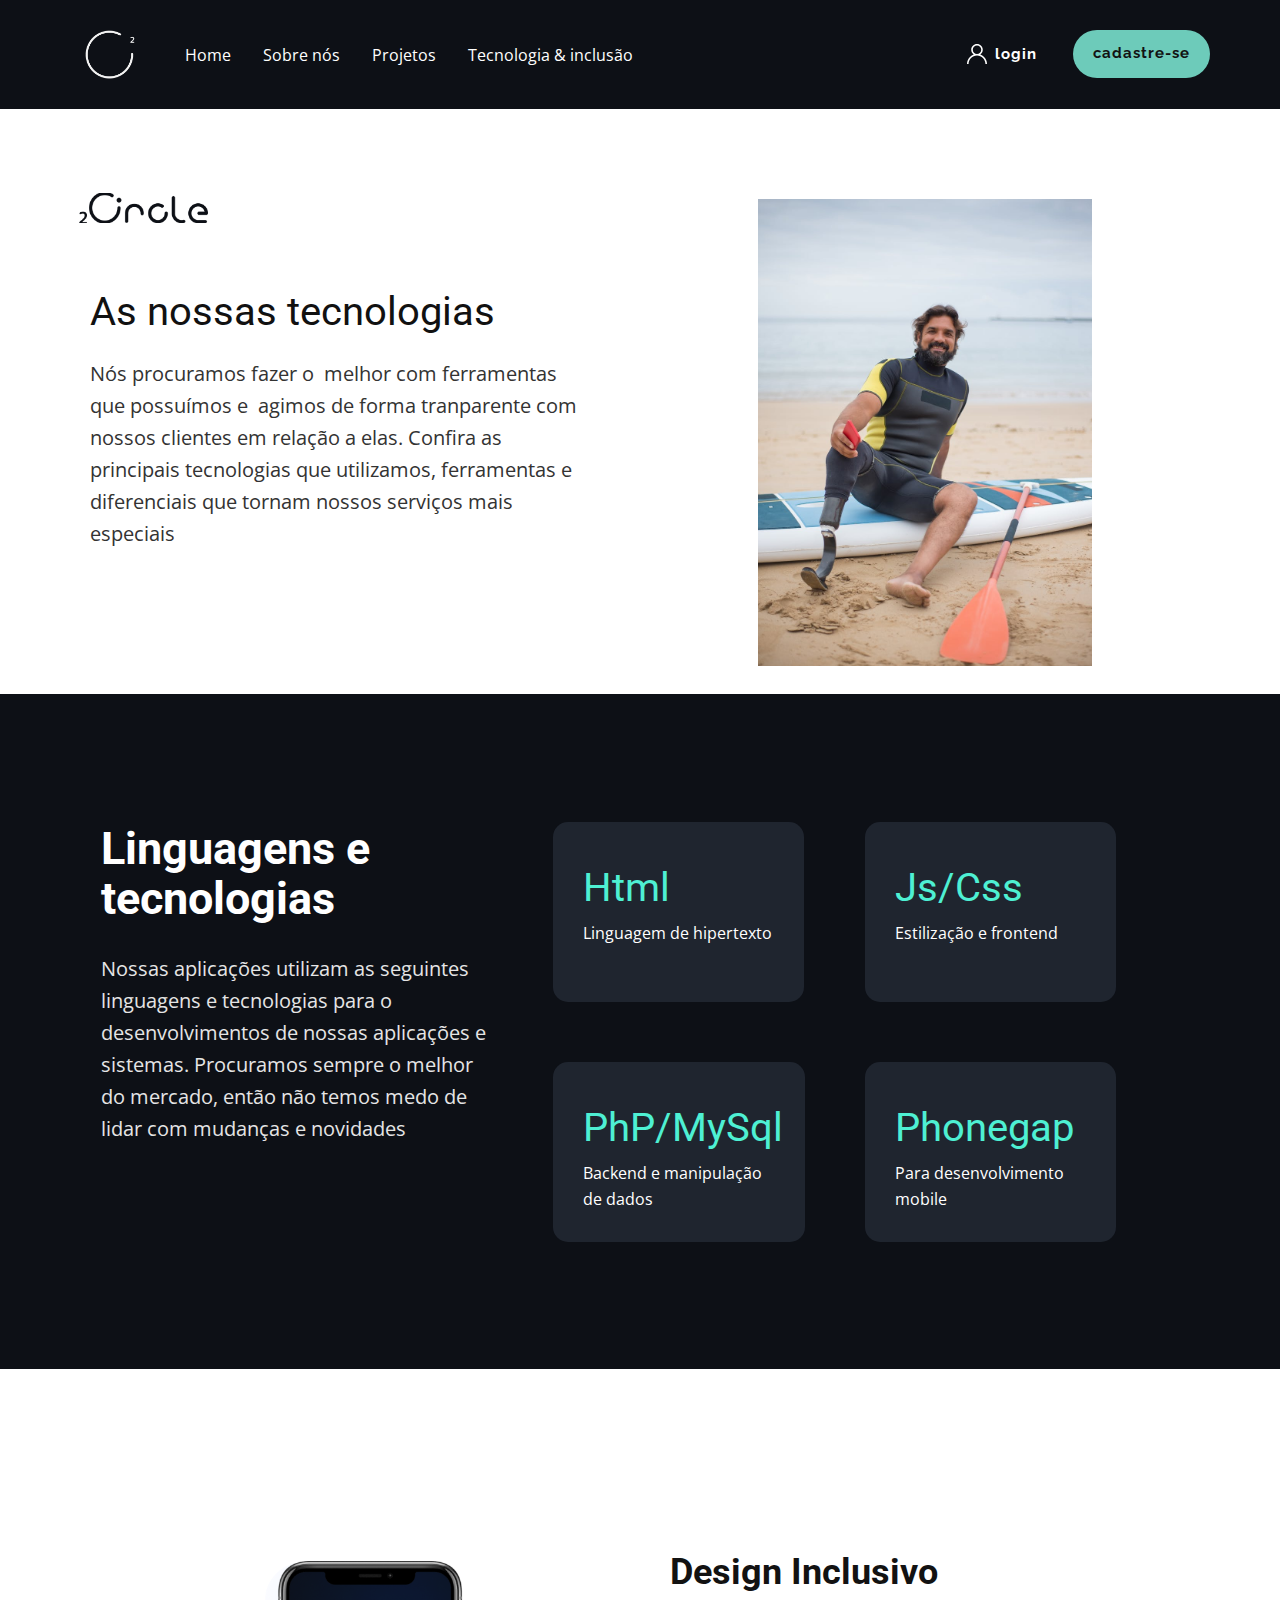
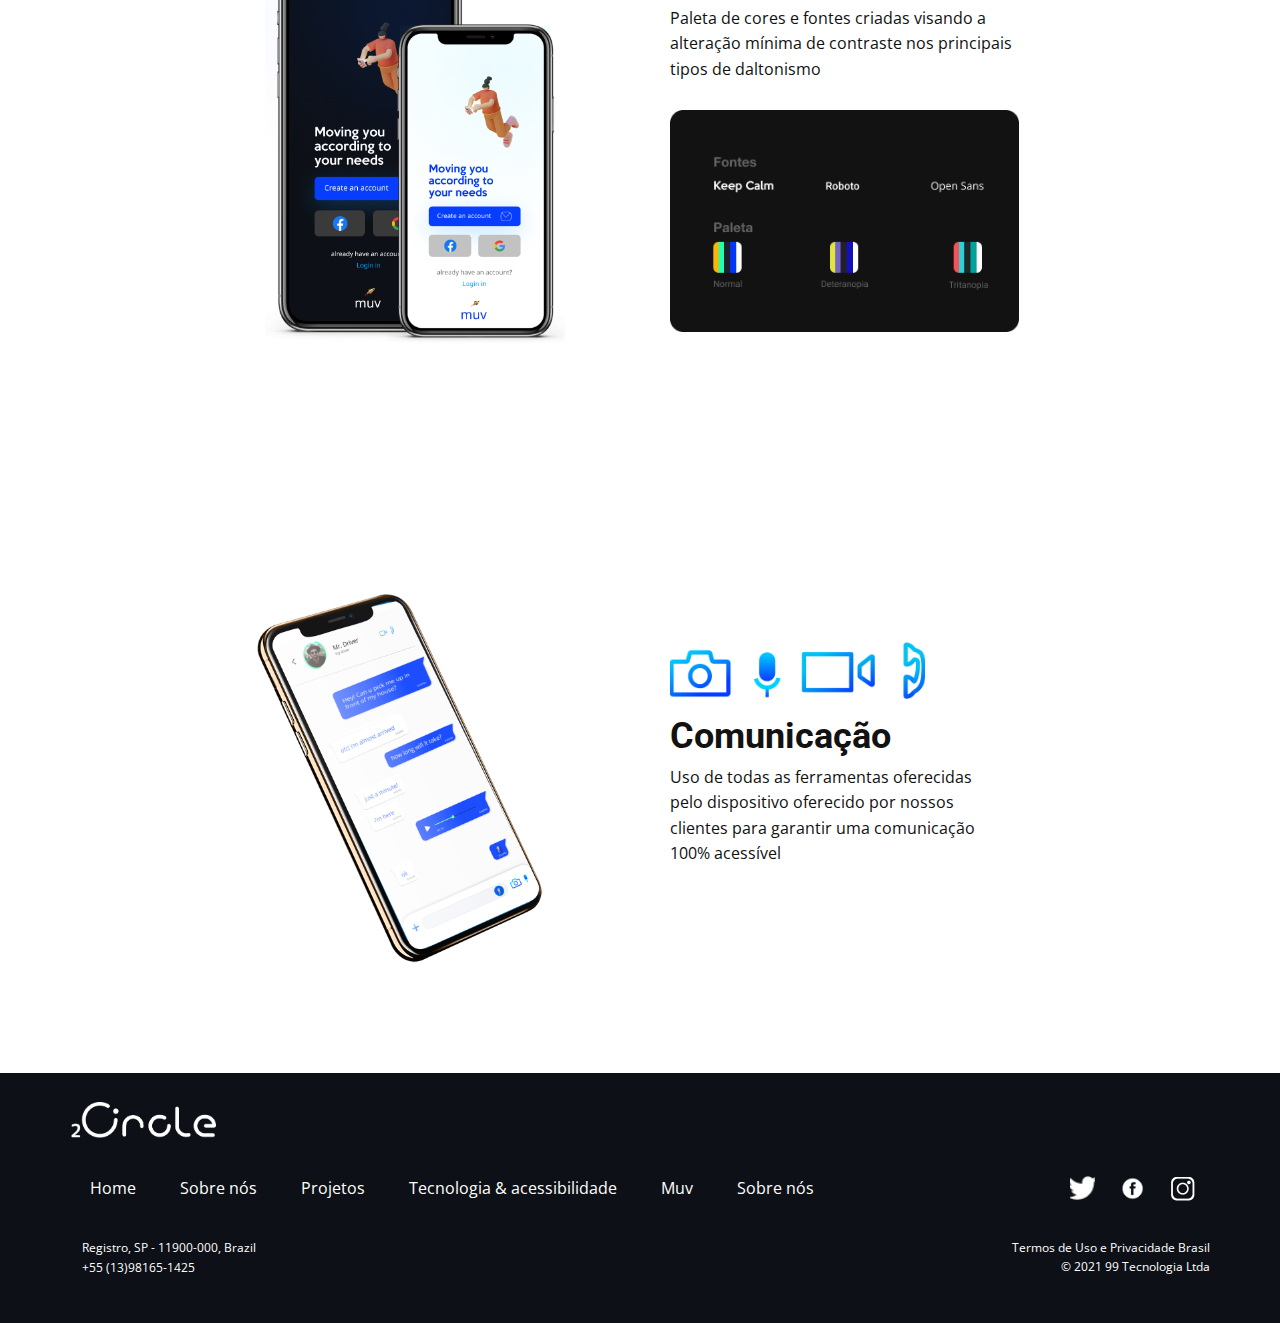
<file: Tecnologia-e-inclusao.html>
<!DOCTYPE html>
<html style="font-size: 16px;">

<head>
    <meta name="viewport" content="width=device-width, initial-scale=1.0">
    <meta charset="utf-8">
    <meta name="keywords" content="As nossas tecnologias, Linguagens e tecnologias, ​Design  Inclusivo, ​Comunicação">
    <meta name="description" content="">
    <meta name="page_type" content="np-template-header-footer-from-plugin">

    <title>Tecnologia e inclusão</title>

    <link rel="stylesheet" href="nicepage.css" media="screen">
    <link rel="stylesheet" href="css/Tecnologia-e-inclusao.css" media="screen">

    <script class="u-script" type="text/javascript" src="jquery.js" defer=""></script>
    <script class="u-script" type="text/javascript" src="nicepage.js" defer=""></script>
    <meta name="generator" content="Nicepage 3.26.0, nicepage.com">
    <link id="u-theme-google-font" rel="stylesheet" href="https://fonts.googleapis.com/css?family=Roboto:100,100i,300,300i,400,400i,500,500i,700,700i,900,900i|Open+Sans:300,300i,400,400i,600,600i,700,700i,800,800i">
    <link id="u-page-google-font" rel="stylesheet" href="https://fonts.googleapis.com/css?family=Raleway:100,100i,200,200i,300,300i,400,400i,500,500i,600,600i,700,700i,800,800i,900,900i">





    <script type="application/ld+json">
        {
            "@context": "http://schema.org",
            "@type": "Organization",
            "name": "",
            "logo": "images/logo.png"
        }
    </script>
    <meta name="theme-color" content="#478ac9">
    <meta property="og:title" content="Tecnologia e inclusão">
    <meta property="og:type" content="website">
</head>

<body class="u-body">
    <header class="u-clearfix u-custom-color-1 u-header u-header" id="sec-f12a">
        <div class="u-clearfix u-sheet u-sheet-1">
            <div class="u-container-style u-group u-group-1">
                <div class="u-container-layout">
                    <a href="#" class="u-border-none u-btn u-button-style u-custom-font u-font-raleway u-none u-text-body-alt-color u-btn-1">login</a><span class="u-icon u-icon-circle u-text-white u-icon-1"><svg class="u-svg-link"
              preserveAspectRatio="xMidYMin slice" viewBox="0 0 512 512" style="">
              <use xmlns:xlink="http://www.w3.org/1999/xlink" xlink:href="#svg-5be6"></use>
            </svg><svg class="u-svg-content" viewBox="0 0 512 512" x="0px" y="0px" id="svg-5be6"
              style="enable-background:new 0 0 512 512;">
              <g>
                <g>
                  <path
                    d="M437.02,330.98c-27.883-27.882-61.071-48.523-97.281-61.018C378.521,243.251,404,198.548,404,148    C404,66.393,337.607,0,256,0S108,66.393,108,148c0,50.548,25.479,95.251,64.262,121.962    c-36.21,12.495-69.398,33.136-97.281,61.018C26.629,379.333,0,443.62,0,512h40c0-119.103,96.897-216,216-216s216,96.897,216,216    h40C512,443.62,485.371,379.333,437.02,330.98z M256,256c-59.551,0-108-48.448-108-108S196.449,40,256,40    c59.551,0,108,48.448,108,108S315.551,256,256,256z">
                  </path>
                </g>
              </g>
            </svg></span>
                </div>
            </div>
            <a href="#" class="u-border-none u-btn u-btn-round u-button-style u-custom-color-4 u-custom-font u-font-raleway u-hover-custom-color-5 u-radius-30 u-text-custom-color-3 u-btn-2">cadastre-se</a>
            <a href="index.html" class="u-image u-logo u-image-1" data-image-width="190" data-image-height="185">
                <img src="images/logo.png" class="u-logo-image u-logo-image-1">
            </a>
            <nav class="u-menu u-menu-dropdown u-menu-open-right u-offcanvas u-menu-1" data-responsive-from="MD">
                <div class="menu-collapse" style="font-size: 1rem; letter-spacing: 0px;">
                    <a class="u-button-style u-custom-left-right-menu-spacing u-custom-padding-bottom u-custom-text-active-color u-custom-text-color u-custom-text-hover-color u-custom-top-bottom-menu-spacing u-nav-link u-text-active-palette-1-base u-text-custom-color-4 u-text-hover-palette-2-base"
                        href="#" style="font-size: calc(1em + 8px);">
                        <svg>
              <use xmlns:xlink="http://www.w3.org/1999/xlink" xlink:href="#menu-hamburger"></use>
            </svg>
                        <svg version="1.1" xmlns="http://www.w3.org/2000/svg" xmlns:xlink="http://www.w3.org/1999/xlink">
              <defs>
                <symbol id="menu-hamburger" viewBox="0 0 16 16" style="width: 16px; height: 16px;">
                  <rect y="1" width="16" height="2"></rect>
                  <rect y="7" width="16" height="2"></rect>
                  <rect y="13" width="16" height="2"></rect>
                </symbol>
              </defs>
            </svg>
                    </a>
                </div>
                <div class="u-custom-menu u-nav-container">
                    <ul class="u-nav u-unstyled u-nav-1">
                        <li class="u-nav-item"><a class="u-button-style u-nav-link u-text-active-custom-color-2 u-text-hover-custom-color-2" href="index.html" style="padding: 10px 14px;">Home</a>
                        </li>
                        <li class="u-nav-item"><a class="u-button-style u-nav-link u-text-active-custom-color-2 u-text-hover-custom-color-2" href="Sobre-nos.html" style="padding: 10px 14px;">Sobre nós</a>
                        </li>
                        <li class="u-nav-item"><a class="u-button-style u-nav-link u-text-active-custom-color-2 u-text-hover-custom-color-2" href="Projetos.html" style="padding: 10px 14px;">Projetos</a>
                        </li>

                        <li class="u-nav-item"><a class="u-button-style u-nav-link u-text-active-custom-color-2 u-text-hover-custom-color-2" style="padding: 10px 14px;">Tecnologia &amp; inclusão</a>
                        </li>
                    </ul>
                </div>
                <div class="u-custom-menu u-nav-container-collapse">
                    <div class="u-black u-container-style u-inner-container-layout u-opacity u-opacity-95 u-sidenav">
                        <div class="u-inner-container-layout u-sidenav-overflow">
                            <div class="u-menu-close"></div>
                            <ul class="u-align-center u-nav u-popupmenu-items u-unstyled u-nav-2">
                                <li class="u-nav-item"><a class="u-button-style u-nav-link" href="index.html" style="padding: 10px 14px;">Home</a>
                                </li>
                                <li class="u-nav-item"><a class="u-button-style u-nav-link" href="Sobre-nos.html" style="padding: 10px 14px;">Sobre nós</a>
                                </li>
                                <li class="u-nav-item"><a class="u-button-style u-nav-link" href="Projetos.html" style="padding: 10px 14px;">Projetos</a>
                                </li>

                                <li class="u-nav-item"><a class="u-button-style u-nav-link" style="padding: 10px 14px;">Tecnologia &amp;
                    inclusão</a>
                                </li>
                            </ul>
                        </div>
                    </div>
                    <div class="u-black u-menu-overlay u-opacity u-opacity-50"></div>
                </div>
            </nav>
        </div>
    </header>
    <section class="u-clearfix u-white u-section-1" id="sec-d1c5">
        <div class="u-clearfix u-sheet u-sheet-1">
            <div class="u-clearfix u-expanded-width u-layout-wrap u-layout-wrap-1">
                <div class="u-layout">
                    <div class="u-layout-row">
                        <div class="u-container-style u-layout-cell u-size-30 u-layout-cell-1">
                            <div class="u-container-layout u-container-layout-1">
                                <img class="u-image u-image-default u-preserve-proportions u-image-1" src="images/2circle_logotipo_p.png" alt="" data-image-width="812" data-image-height="199">
                                <h2 class="u-text u-text-default u-text-1">As nossas tecnologias</h2>
                                <p class="u-text u-text-grey-80 u-text-2">Nós procuramos fazer o&nbsp; melhor com ferramentas que possuímos e&nbsp; agimos de forma tranparente com nossos clientes em relação a elas. Confira as principais tecnologias que utilizamos, ferramentas e diferenciais que
                                    tornam nossos serviços mais especiais
                                </p>
                            </div>
                        </div>
                        <div class="u-container-style u-layout-cell u-size-30 u-layout-cell-2">
                            <div class="u-container-layout u-valign-middle u-container-layout-2">
                                <img class="u-image u-image-default u-image-2" src="images/surfista.jpeg" alt="" data-image-width="868" data-image-height="1300">
                            </div>
                        </div>
                    </div>
                </div>
            </div>
        </div>
    </section>
    <section class="u-clearfix u-custom-color-1 u-section-2" id="sec-e799">
        <div class="u-clearfix u-sheet u-sheet-1">
            <div class="u-clearfix u-gutter-0 u-layout-wrap u-layout-wrap-1">
                <div class="u-layout">
                    <div class="u-layout-col">
                        <div class="u-size-30">
                            <div class="u-layout-row">
                                <div class="u-container-style u-layout-cell u-size-30 u-layout-cell-1">
                                    <div class="u-container-layout u-container-layout-1">
                                        <div class="u-container-style u-custom-color-16 u-group u-opacity u-opacity-75 u-radius-15 u-shape-round u-group-1">
                                            <div class="u-container-layout u-container-layout-2">
                                                <h4 class="u-text u-text-custom-color-2 u-text-default u-text-1">Html</h4>
                                                <p class="u-text u-text-default u-text-2">Linguagem de hipertexto</p>
                                            </div>
                                        </div>
                                    </div>
                                </div>
                                <div class="u-container-style u-layout-cell u-size-30 u-layout-cell-2">
                                    <div class="u-container-layout u-container-layout-3">
                                        <div class="u-container-style u-custom-color-16 u-expanded-width u-group u-opacity u-opacity-75 u-radius-15 u-shape-round u-group-2">
                                            <div class="u-container-layout u-container-layout-4">
                                                <h4 class="u-text u-text-custom-color-2 u-text-default u-text-3">Js/Css</h4>
                                                <p class="u-text u-text-default u-text-4">Estilização e frontend</p>
                                            </div>
                                        </div>
                                    </div>
                                </div>
                            </div>
                        </div>
                        <div class="u-size-30">
                            <div class="u-layout-row">
                                <div class="u-container-style u-layout-cell u-size-30 u-layout-cell-3">
                                    <div class="u-container-layout u-container-layout-5">
                                        <div class="u-container-style u-custom-color-16 u-expanded-width u-group u-opacity u-opacity-75 u-radius-15 u-shape-round u-group-3">
                                            <div class="u-container-layout u-container-layout-6">
                                                <h4 class="u-text u-text-custom-color-2 u-text-default u-text-5">PhP/MySql</h4>
                                                <p class="u-text u-text-default u-text-6">Backend e manipulação de dados</p>
                                            </div>
                                        </div>
                                    </div>
                                </div>
                                <div class="u-container-style u-layout-cell u-size-30 u-layout-cell-4">
                                    <div class="u-container-layout u-container-layout-7">
                                        <div class="u-container-style u-custom-color-16 u-expanded-width u-group u-opacity u-opacity-75 u-radius-15 u-shape-round u-group-4">
                                            <div class="u-container-layout u-container-layout-8">
                                                <h4 class="u-text u-text-custom-color-2 u-text-default u-text-7">Phonegap</h4>
                                                <p class="u-text u-text-default u-text-8">Para desenvolvimento mobile</p>
                                            </div>
                                        </div>
                                    </div>
                                </div>
                            </div>
                        </div>
                    </div>
                </div>
            </div>
            <h2 class="u-text u-text-9">Linguagens e tecnologias</h2>
            <p class="u-text u-text-grey-10 u-text-10">Nossas aplicações utilizam as seguintes linguagens e tecnologias para o desenvolvimentos de nossas aplicações e sistemas. Procuramos sempre o melhor do mercado, então não temos medo de lidar com mudanças e novidades</p>
        </div>
    </section>
    <section class="u-clearfix u-section-3" id="sec-eb60">
        <div class="u-clearfix u-sheet u-sheet-1">
            <div class="u-clearfix u-expanded-width u-layout-wrap u-layout-wrap-1">
                <div class="u-layout">
                    <div class="u-layout-row">
                        <div class="u-container-style u-layout-cell u-size-30 u-layout-cell-1">
                            <div class="u-container-layout u-container-layout-1">
                                <img class="u-image u-image-default u-preserve-proportions u-image-1" src="images/muv_frame.png" alt="" data-image-width="472" data-image-height="613">
                            </div>
                        </div>
                        <div class="u-container-style u-layout-cell u-size-30 u-layout-cell-2">
                            <div class="u-container-layout u-container-layout-2">
                                <h2 class="u-text u-text-custom-color-3 u-text-default u-text-1"> Design Inclusivo</h2>
                                <p class="u-text u-text-2"> Paleta de cores e fontes criadas visando a alteração mínima de contraste nos principais tipos de daltonismo&nbsp;</p>
                                <img class="u-image u-image-default u-image-2" src="images/design_img.png" alt="" data-image-width="395" data-image-height="251">
                            </div>
                        </div>
                    </div>
                </div>
            </div>
        </div>
    </section>
    <section class="u-clearfix u-section-4" id="sec-2793">
        <div class="u-clearfix u-sheet u-sheet-1">
            <div class="u-clearfix u-expanded-width u-layout-wrap u-layout-wrap-1">
                <div class="u-layout">
                    <div class="u-layout-row">
                        <div class="u-align-left u-container-style u-layout-cell u-size-30 u-layout-cell-1">
                            <div class="u-container-layout u-container-layout-1">
                                <img class="u-image u-image-default u-image-1" src="images/muv_frame2.png" alt="" data-image-width="569" data-image-height="686">
                            </div>
                        </div>
                        <div class="u-container-style u-layout-cell u-size-30 u-layout-cell-2">
                            <div class="u-container-layout u-container-layout-2">
                                <img class="u-image u-image-default u-image-2" src="images/icon_comunication.png" alt="" data-image-width="306" data-image-height="68">
                                <h2 class="u-text u-text-custom-color-3 u-text-default u-text-1"> Comunicação&nbsp;</h2>
                                <p class="u-text u-text-2"> Uso de todas as ferramentas oferecidas pelo dispositivo oferecido por nossos clientes para garantir uma comunicação 100% acessível</p>
                            </div>
                        </div>
                    </div>
                </div>
            </div>
        </div>
    </section>


    <footer class="u-clearfix u-custom-color-1 u-footer" id="sec-fb60">
        <div class="u-clearfix u-sheet u-sheet-1">
            <a href="https://nicepage.com" class="u-image u-logo u-image-1" data-image-width="401" data-image-height="99">
                <img src="images/2circle_logotipo.png" class="u-logo-image u-logo-image-1">
            </a>
            <nav class="u-menu u-menu-dropdown u-offcanvas u-menu-1">
                <div class="menu-collapse">
                    <a class="u-button-style u-nav-link" href="#">
                        <svg>
              <use xmlns:xlink="http://www.w3.org/1999/xlink" xlink:href="#menu-hamburger"></use>
            </svg>
                        <svg version="1.1" xmlns="http://www.w3.org/2000/svg" xmlns:xlink="http://www.w3.org/1999/xlink">
              <defs>
                <symbol id="menu-hamburger" viewBox="0 0 16 16" style="width: 16px; height: 16px;">
                  <rect y="1" width="16" height="2"></rect>
                  <rect y="7" width="16" height="2"></rect>
                  <rect y="13" width="16" height="2"></rect>
                </symbol>
              </defs>
            </svg>
                    </a>
                </div>
                <div class="u-custom-menu u-nav-container">
                    <ul class="u-nav u-unstyled">
                        <li class="u-nav-item"><a class="u-button-style u-nav-link" href="Page-1.html" style="padding: 36px 20px;">Home</a>
                        </li>
                        <li class="u-nav-item"><a class="u-button-style u-nav-link" style="padding: 36px 20px;">Sobre nós</a>
                        </li>
                        <li class="u-nav-item"><a class="u-button-style u-nav-link" style="padding: 36px 20px;">Projetos</a>
                        </li>

                        <li class="u-nav-item"><a class="u-button-style u-nav-link" style="padding: 36px 20px;">Tecnologia &amp;
                acessibilidade</a>
                        </li>
                        <li class="u-nav-item"><a class="u-button-style u-nav-link" style="padding: 36px 20px;">Muv</a>
                        </li>
                        <li class="u-nav-item"><a class="u-button-style u-nav-link" href="Sobre-nos.html" style="padding: 36px 20px;">Sobre nós</a>
                        </li>
                    </ul>
                </div>
                <div class="u-custom-menu u-nav-container-collapse">
                    <div class="u-black u-container-style u-inner-container-layout u-opacity u-opacity-95 u-sidenav">
                        <div class="u-inner-container-layout u-sidenav-overflow">
                            <div class="u-menu-close"></div>
                            <ul class="u-align-center u-nav u-popupmenu-items u-unstyled u-nav-2">
                                <li class="u-nav-item"><a class="u-button-style u-nav-link" href="index.html" style="padding: 36px 20px;">Home</a>
                                </li>
                                <li class="u-nav-item"><a class="u-button-style u-nav-link" style="padding: 36px 20px;" href="Sobre-nos.html">Sobre nós</a>
                                </li>
                                <li class="u-nav-item"><a class="u-button-style u-nav-link" style="padding: 36px 20px;" href="Projetos.html">Projetos</a>
                                </li>

                                <li class="u-nav-item"><a class="u-button-style u-nav-link" style="padding: 36px 20px;" href="Tecnologia-e-inclusao.html">Tecnologia &amp;
                  acessibilidade</a>
                                </li>
                                <li class="u-nav-item"><a class="u-button-style u-nav-link" style="padding: 36px 20px;">Muv</a>
                                </li>
                            </ul>
                        </div>
                    </div>
                    <div class="u-black u-menu-overlay u-opacity u-opacity-70"></div>
                </div>
            </nav>
            <div class="u-list u-list-1">
                <div class="u-repeater u-repeater-1">
                    <div class="u-container-style u-custom-item u-list-item u-repeater-item">
                        <div class="u-container-layout u-similar-container u-container-layout-1">
                            <img class="u-image u-image-default u-preserve-proportions u-image-2" src="images/twitter.png" alt="" data-image-width="30" data-image-height="23">
                        </div>
                    </div>
                    <div class="u-container-style u-custom-item u-list-item u-repeater-item">
                        <div class="u-container-layout u-similar-container u-container-layout-2">
                            <img class="u-image u-image-default u-preserve-proportions u-image-3" src="images/fb.png" alt="" data-image-width="30" data-image-height="30">
                        </div>
                    </div>
                    <div class="u-container-style u-custom-item u-list-item u-repeater-item">
                        <div class="u-container-layout u-similar-container u-container-layout-3">
                            <img class="u-image u-image-default u-preserve-proportions u-image-4" src="images/insta.png" alt="" data-image-width="25" data-image-height="25">
                        </div>
                    </div>
                </div>
            </div>
            <p class="u-align-right u-text u-text-default u-text-1"> Termos de Uso e Privacidade Brasil <br>© 2021 99 Tecnologia Ltda
            </p>
            <p class="u-align-left u-text u-text-default u-text-2">Registro, SP - 11900-000, Brazil<br>+55 (13)98165-1425&nbsp;
            </p>
        </div>
    </footer>

</body>

</html>
</file>
